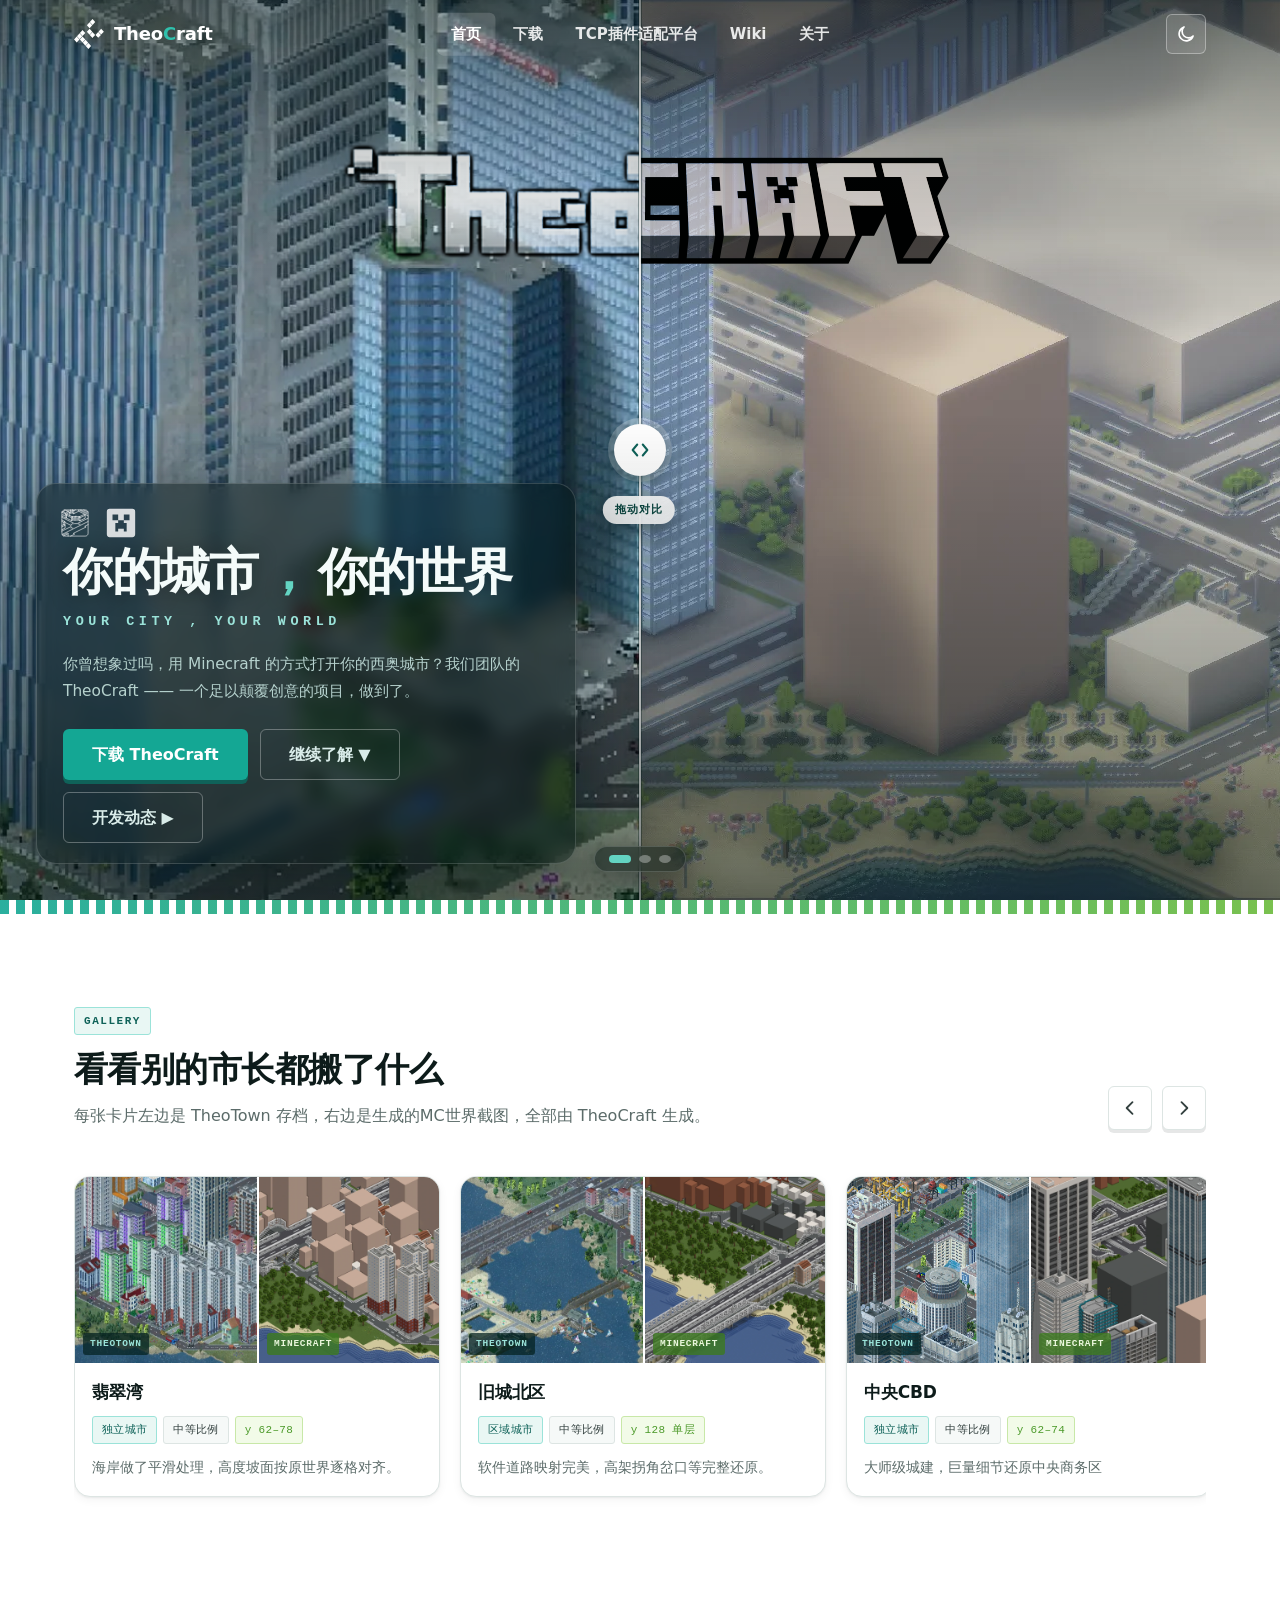
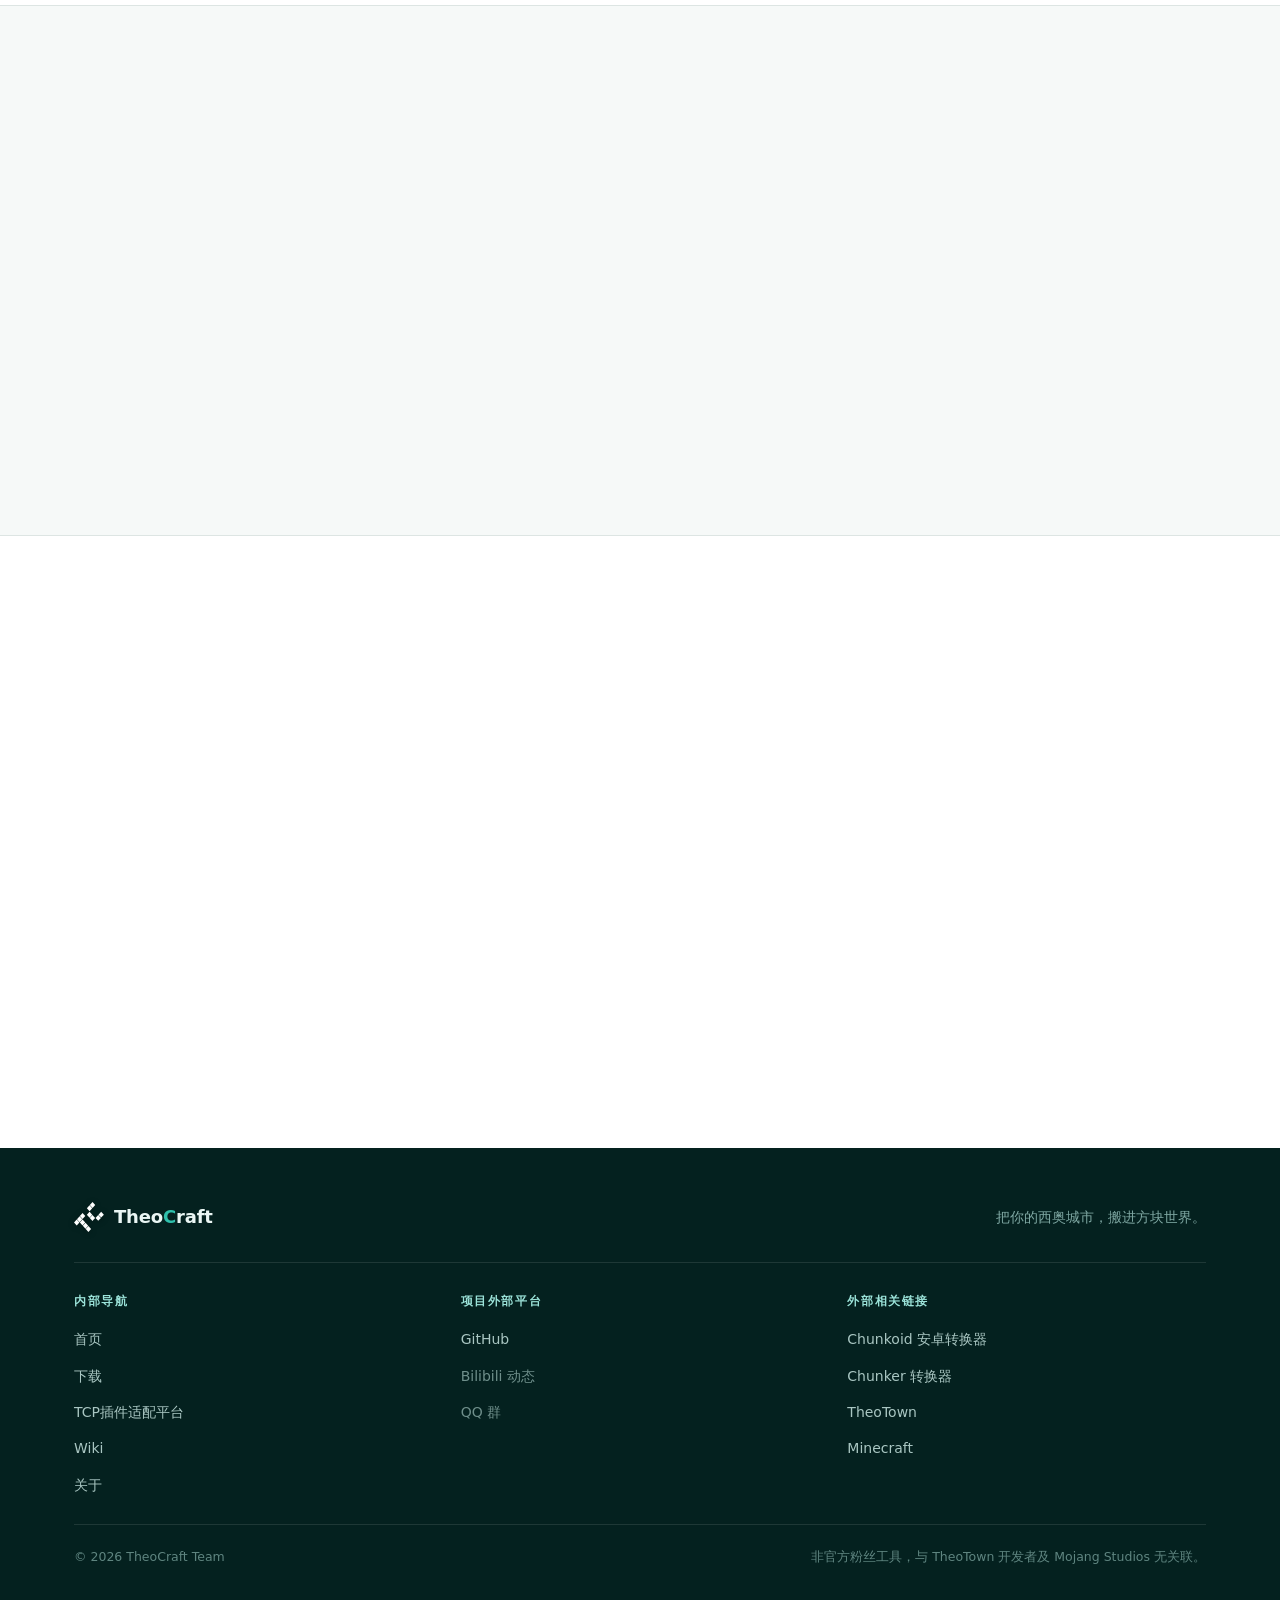
<file: index.html>
<!DOCTYPE html>
<html lang="zh-CN">

<head>
  <meta charset="UTF-8">
  <meta name="viewport" content="width=device-width, initial-scale=1">
  <meta name="color-scheme" content="light dark">
  <meta name="theme-color" content="#04211f">
  <title>TheoCraft</title>
  <meta name="description"
    content="TheoCraft————用Minecraft打开你的西奥城市！">

  <!-- 主题判定放在最前面：深色模式用户不会先看到一瞬白屏 -->
  <script>
    (function () {
      var root = document.documentElement;
      root.classList.add('js');            // 有 JS 才启用滚动入场动画，避免脚本失效时内容不显示
      var theme;
      try {
        theme = localStorage.getItem('theocraft-theme');
        if (theme !== 'light' && theme !== 'dark') {
          theme = window.matchMedia('(prefers-color-scheme: dark)').matches ? 'dark' : 'light';
        }
      } catch (e) {
        theme = 'light';
      }
      root.setAttribute('data-theme', theme);
    })();
  </script>

  <!-- 内联 SVG 图标，不额外请求文件 -->
  <link rel="icon"
    href="data:image/svg+xml,%3Csvg xmlns='http://www.w3.org/2000/svg' viewBox='0 0 32 32'%3E%3Cpath d='M18 3.1 29.2 8.7 18 14.3 6.8 8.7z' fill='%236cbb3c'/%3E%3Cpath d='M6.8 8.7 18 14.3v13.6L6.8 22.3z' fill='%2314a794'/%3E%3Cpath d='M29.2 8.7 18 14.3v13.6l11.2-5.6z' fill='%230b4741'/%3E%3C/svg%3E">

  <link rel="stylesheet" href="style.css">
</head>

<body>
  <a class="skip-link" href="#main">跳到主要内容</a>

  <!-- ==========================================================
       1. 导航栏：覆盖在首屏大图之上，滚动过首屏后变为实底
          链接居中置顶，左侧 logo 固定；所有页面共用同一套结构
       ========================================================== -->
  <header class="nav" id="siteNav">
    <div class="nav__inner">
      <!-- LOGO：图片取自 assets/icon/Sicon.svg（单色白，浅色底上由 CSS 反相） -->
      <a class="logo" href="index.html" aria-label="TheoCraft 首页">
        <img class="logo__mark" src="assets/icon/Sicon.svg" alt="" width="30" height="30">
        <span class="logo__text">Theo<em>C</em>raft</span>
      </a>

      <!-- 导航链接：桌面端绝对居中，窄屏由 JS 收进汉堡菜单 -->
      <nav class="nav__links" id="navLinks" aria-label="主导航">
        <a class="nav__link is-active" href="index.html" aria-current="page">首页</a>
        <a class="nav__link" href="download/index.html">下载</a>
        <a class="nav__link" href="plugins/index.html">TCP插件适配平台</a>
        <a class="nav__link" href="wiki/index.html">Wiki</a>
        <a class="nav__link" href="about/index.html">关于</a>
      </nav>

      <div class="nav__tools">
        <!-- 白天 / 黑夜模式切换 -->
        <button class="theme-toggle" id="themeToggle" type="button" aria-label="切换到深色模式" title="切换白天 / 黑夜模式">
          <span class="theme-toggle__icons" aria-hidden="true">
            <svg class="theme-toggle__icon theme-toggle__icon--sun" viewBox="0 0 24 24" width="20" height="20"
              fill="none" stroke="currentColor" stroke-width="2" stroke-linecap="round">
              <circle cx="12" cy="12" r="4.1"></circle>
              <path d="M12 2.6v2.3M12 19.1v2.3M2.6 12h2.3M19.1 12h2.3M5.4 5.4 7 7M17 17l1.6 1.6M18.6 5.4 17 7M7 17l-1.6 1.6">
              </path>
            </svg>
            <svg class="theme-toggle__icon theme-toggle__icon--moon" viewBox="0 0 24 24" width="20" height="20"
              fill="none" stroke="currentColor" stroke-width="2" stroke-linecap="round" stroke-linejoin="round">
              <path d="M20.5 14.4A8.6 8.6 0 1 1 9.6 3.5a6.7 6.7 0 0 0 10.9 10.9Z"></path>
            </svg>
          </span>
        </button>

        <button class="hamburger" id="navToggle" type="button" aria-label="打开菜单" aria-expanded="false"
          aria-controls="navLinks">
          <span class="hamburger__bar"></span>
          <span class="hamburger__bar"></span>
          <span class="hamburger__bar"></span>
        </button>
      </div>
    </div>
  </header>

  <main id="main">

    <!-- ==========================================================
         2. Hero 首屏：对比大图铺满整个屏幕
         ========================================================== -->
    <section class="hero" id="top">

      <!-- 舞台层：背景图 + 对比图 + 压暗层 + 角标，全部铺满首屏 -->
      <div class="hero__stage">

        <!-- 全屏背景图：多张与对比图交替播放（5 秒切换，拖动对比轴时暂停） -->
        <div class="hero__bg" id="heroBg" aria-hidden="true">
          <img src="assets/webp/background.webp" alt="" draggable="false">
          <img src="assets/webp/background1.webp" alt="" draggable="false">
        </div>

        <!-- 拖动对比：两张图尺寸完全一致，右侧靠 clip-path 按 --pos 裁剪露出 -->
        <div class="compare" id="compare" role="slider" tabindex="0"
          aria-label="TheoTown 原图与 Minecraft 效果对比：左右拖动查看" aria-valuemin="0" aria-valuemax="100"
          aria-valuenow="50">
          <img class="compare__layer compare__layer--before" src="assets/webp/before.webp" alt="TheoTown 中的像素城市俯视图"
            draggable="false" fetchpriority="high">
          <img class="compare__layer compare__layer--after" src="assets/webp/after.webp" alt="同一座城市转换到 Minecraft 后的方块俯视图"
            draggable="false" fetchpriority="high">

          <!-- 竖直隔板 + 圆形手柄 + 拖动提示 -->
          <div class="compare__divider" aria-hidden="true">
            <span class="compare__handle">
              <svg viewBox="0 0 24 24" width="22" height="22" fill="none" stroke="currentColor" stroke-width="2.2"
                stroke-linecap="round" stroke-linejoin="round">
                <path d="M9 6 4 12l5 6"></path>
                <path d="M15 6l5 6-5 6"></path>
              </svg>
            </span>
            <span class="compare__hint">拖动对比</span>
          </div>
        </div>

        <!-- 压暗层：保证导航栏与文案在任何截图上都能看清 -->
        <div class="hero__scrim" aria-hidden="true"></div>

      <!-- 文案层：鼠标移上来时，整张对比图高斯模糊以突出文字 -->
      <div class="hero__content">
        <div class="hero__panel" id="heroPanel">
          <!-- 双页轨道：主文案 ↔ 开发动态，向右翻页推开主文案 -->
          <div class="hero__pages" id="heroPages">

            <!-- 页 1：主文案 -->
            <div class="hero__page hero__page--main">
              <div class="hero__logos" aria-label="TheoTown 与 Minecraft">
                <svg class="hero__logo-icon" viewBox="0 0 48 48" aria-hidden="true">
                  <g fill="none" stroke="currentColor" stroke-linecap="round" stroke-linejoin="round"><path d="m6.574 41.226l6.744-3.347l.982 1.242V42.5m0-3.38l-6.256 3.107m34.454-15.963l-4.835 2.4l2 .993l-18.106 8.989l2 .992l-5.764 2.862m13.255-21.69l7.282-3.614v-4.15l-.826-1.48l-8.045 3.995l1.59 1.097l7.28-3.612"/><path d="M31.048 16.658v4.153l-1.59-.79v-4.46m-10.345 5.17l-7.282-3.614v-4.15l.827-1.48l8.045 3.994l-1.59 1.098l-7.281-3.612"/><path d="M19.113 16.579v4.152l1.59-.789v-4.46M5.502 29.363l4.511-2.238M5.5 33.515l4.513-2.24v-4.15l-.826-1.48l-3.685 1.83M20.745 5.561l1.59 1.098L24.667 5.5m-2.333 5.311l6.9-3.425V5.5m-6.9 1.159v4.152l-1.59-.789v-4.46M5.5 19.808l4.17 2.07l-1.589 1.098l-2.58-1.28"/><path d="m9.595 26.377l.076-.038v-4.461m-1.59 1.098v3.218M29.234 7.385l13.265 6.585M36.322 5.5l6.049 3.003m-1.43.973v2m-9.689-5.975v1.164m1.384-1.164v1.852M34.02 6.04v2m1.385-1.314v2m1.384-1.313v2M38.173 8.1v2m1.384-1.312v2m-14.255 4.656v-1.257m-4.611 5.761h8.768M19.65 14.93h11.08m-6.745 0v5.017m-3.281-3.006h8.754m-7.188 1.263v.448m3.48-.448v.448m1.919-.448v.448m-15.837-1.874l-.669.331l-5.661-2.81m5.662-2.629v5.44m5.339-8.09l-5.34 2.65m-5.61-2.785l5.61 2.786l-.308-1.776L6.96 7.962"/><path d="m5.594 8.641l5.068-2.516l5.841 2.9v4.37m-1.948-5.336l-3.7 1.836m-1.042 3.427v1.06m-1.495-1.8v1.058m-1.495-1.8v1.058m13.922-2.95h-4.242M17.835 5.5v4.447m2.91-3.005H12.36m6.95 1.254v.449M42.5 21.903L5.834 40.105M5.5 16.043l17.785 8.829h3.713L42.5 17.176m-37 18.278l12.99-6.448v-1.563l-8.82-4.378m18.908 2.506l1.014-.503m.668 1.339l1.014-.503M18.17 30.772l1.014-.503m.668 1.339l1.014-.503m-2.472-5.403l1.014.503m.669-1.339l1.014.503"/></g><path fill="none" stroke="currentColor" stroke-linecap="round" stroke-linejoin="round" d="M9.5 5.5h29c2.216 0 4 1.784 4 4v29c0 2.216-1.784 4-4 4h-29c-2.216 0-4-1.784-4-4v-29c0-2.216 1.784-4 4-4"/></svg>
                <svg class="hero__logo-icon" viewBox="0 0 24 24" aria-hidden="true"><path fill="currentColor" d="M4 2h16a2 2 0 0 1 2 2v16a2 2 0 0 1-2 2H4a2 2 0 0 1-2-2V4a2 2 0 0 1 2-2m2 4v4h4v2H8v6h2v-2h4v2h2v-6h-2v-2h4V6h-4v4h-4V6z"/></svg>
              </div>
              <h1 class="hero__title">你的城市<span class="hero__comma">，</span>你的世界</h1>
              <p class="hero__en">YOUR CITY , YOUR WORLD</p>
              <p class="hero__sub">
                你曾想象过吗，用 Minecraft 的方式打开你的西奥城市？我们团队的 TheoCraft —— 一个足以颠覆创意的项目，做到了。
              </p>
              <div class="hero__actions">
                <a class="btn btn--primary btn--lg" href="download/index.html">下载 TheoCraft</a>
                <a class="btn btn--ghost btn--lg" href="#gallery">继续了解 ▼</a>
                <button class="btn btn--ghost btn--lg" id="heroDevlogBtn" type="button" aria-label="查看开发动态">开发动态 ▶</button>
              </div>
            </div>

            <!-- 页 2：开发动态（内容由 assets/js/devlog.js 渲染） -->
            <div class="hero__page hero__page--devlog" id="heroDevlog" aria-label="开发动态"></div>

          </div>
        </div>
      </div>

      <!-- 轮播圆点指示器：毛玻璃容器，点击跳转到对应画面 -->
      <div class="hero__dots" id="heroDots" role="tablist" aria-label="首屏画面切换">
        <button class="hero__dot is-active" type="button" role="tab" aria-selected="true" data-view="0" aria-label="对比图"></button>
        <button class="hero__dot" type="button" role="tab" aria-selected="false" data-view="1" aria-label="背景图一"></button>
        <button class="hero__dot" type="button" role="tab" aria-selected="false" data-view="2" aria-label="背景图二"></button>
      </div>
    </section>

    <div class="pixel-band" aria-hidden="true"></div>

    <!-- ==========================================================
         3. 转化实例：横向滚动列表（卡片内含前 / 后对比）
         ========================================================== -->
    <section class="section" id="gallery">
      <div class="container">
        <div class="section__head section__head--row reveal">
          <div>
            <span class="section__eyebrow">GALLERY</span>
            <h2 class="section__title">看看别的市长都搬了什么</h2>
            <p class="section__desc">每张卡片左边是 TheoTown 存档，右边是生成的MC世界截图，全部由 TheoCraft 生成。</p>
          </div>
          <!-- 桌面端左右箭头：不依赖鼠标滚轮横滑 -->
          <div class="gallery__nav">
            <button class="arrow" id="galleryPrev" type="button" aria-label="上一个实例">
              <svg viewBox="0 0 24 24" width="20" height="20" fill="none" stroke="currentColor" stroke-width="2.2"
                stroke-linecap="round" stroke-linejoin="round">
                <path d="M15 5l-7 7 7 7"></path>
              </svg>
            </button>
            <button class="arrow" id="galleryNext" type="button" aria-label="下一个实例">
              <svg viewBox="0 0 24 24" width="20" height="20" fill="none" stroke="currentColor" stroke-width="2.2"
                stroke-linecap="round" stroke-linejoin="round">
                <path d="M9 5l7 7-7 7"></path>
              </svg>
            </button>
          </div>
        </div>

        <!-- 卡片由 script.js 里的 CONVERSIONS 数组渲染 -->
        <div class="gallery__viewport" id="galleryTrack">
          <div class="gallery__list" id="galleryList"></div>
        </div>
      </div>
    </section>

    <!-- ==========================================================
         4. 怎么用：四步流程（下载信息见下载页）
         ========================================================== -->
    <section class="section section--alt" id="download">
      <div class="container">
        <div class="section__head reveal">
          <span class="section__eyebrow">HOW IT WORKS</span>
          <h2 class="section__title">四步，把你的城市搬进方块世界</h2>
          <p class="section__desc">
            整个转换过程都在 TheoCraft 桌面端完成。
          </p>
        </div>

        <ol class="steps">
          <li class="step reveal">
            <span class="step__num">01</span>
            <h3 class="step__title">导出 Theotown 的存档</h3>
            <p class="step__text">在 TheoTown 中打开你的城市，导出 .city 存档文件。</p>
          </li>
          <li class="step reveal">
            <span class="step__num">02</span>
            <h3 class="step__title">拖进 TheoCraft</h3>
            <p class="step__text">把存档拖入 TheoCraft，它会自动解析你的城市布局。</p>
          </li>
          <li class="step reveal">
            <span class="step__num">03</span>
            <h3 class="step__title">导出 Minecraft 存档</h3>
            <p class="step__text">选择转换模式，一键导出 Minecraft 可用的存档文件。</p>
          </li>
          <li class="step reveal">
            <span class="step__num">04</span>
            <h3 class="step__title">导入 Minecraft</h3>
            <p class="step__text">把存档放进 Minecraft 存档目录，进入游戏，你的3D城市就在眼前。</p>
          </li>
        </ol>
      </div>
    </section>

    <!-- ==========================================================
         5. 用户评价：10 秒自动轮播 + 手动刷新
         ========================================================== -->
    <section class="section" id="reviews">
      <div class="container">
        <div class="section__head reveal">
          <span class="section__eyebrow">COMMUNITY</span>
          <h2 class="section__title">用过的人怎么说</h2>
          <p class="section__desc">摘自各处对 TheoCraft 的评价，总结为【好评如潮】！</p>
        </div>

        <div class="review">
          <!-- 外面这层只负责滚动入场：淡入淡出交给里面的 review__card -->
          <div class="reveal">
            <!-- aria-live：内容自动变化时对读屏软件友好 -->
            <article class="review__card" id="reviewCard" aria-live="polite">
              <div class="review__top">
                <span class="avatar avatar--lg" id="reviewAvatar">?</span>
                <div class="review__who">
                  <p class="review__name" id="reviewName">—</p>
                  <p class="review__role" id="reviewRole">—</p>
                </div>
                <div class="stars" id="reviewStars"></div>
              </div>
              <p class="review__text" id="reviewText">—</p>
              <div class="review__bar"><span id="reviewBar"></span></div>
            </article>
          </div>

          <div class="review__controls reveal">
            <span class="review__timer" id="reviewTimerText">10s 后自动更换</span>
            <button class="btn btn--outline btn--sm" id="reviewRefreshBtn" type="button">
              <svg viewBox="0 0 24 24" width="16" height="16" fill="none" stroke="currentColor" stroke-width="2.2"
                stroke-linecap="round" stroke-linejoin="round">
                <path d="M21 12a9 9 0 1 1-2.6-6.4"></path>
                <path d="M21 3v6h-6"></path>
              </svg>
              换一条
            </button>
          </div>
        </div>
      </div>
    </section>

  </main>

  <!-- ==========================================================
       页脚（三列）
       ========================================================== -->
  <footer class="footer">
    <div class="container">
      <div class="footer__top">
        <a class="logo logo--footer" href="index.html" aria-label="TheoCraft 首页">
          <img class="logo__mark" src="assets/icon/Sicon.svg" alt="" width="30" height="30">
          <span class="logo__text">Theo<em>C</em>raft</span>
        </a>
        <p class="footer__tagline">把你的西奥城市，搬进方块世界。</p>
      </div>

      <div class="footer__cols">
        <div class="footer__col">
          <h3 class="footer__col-title">内部导航</h3>
          <ul class="footer__list">
            <li><a href="index.html">首页</a></li>
            <li><a href="download/index.html">下载</a></li>
            <li><a href="plugins/index.html">TCP插件适配平台</a></li>
            <li><a href="wiki/index.html">Wiki</a></li>
            <li><a href="about/index.html">关于</a></li>
          </ul>
        </div>

        <div class="footer__col">
          <h3 class="footer__col-title">项目外部平台</h3>
          <ul class="footer__list">
            <li><a href="https://github.com/dozeneststudio/theocraft" target="_blank" rel="noopener">GitHub</a></li>
            <!-- 链接待补充 -->
            <li><a href="#" data-todo title="待补充">Bilibili 动态</a></li>
            <!-- 链接待补充 -->
            <li><a href="#" data-todo title="待补充">QQ 群</a></li>
          </ul>
        </div>

        <div class="footer__col">
          <h3 class="footer__col-title">外部相关链接</h3>
          <ul class="footer__list">
            <li><a href="https://www.chunkoid.top" target="_blank" rel="noopener">Chunkoid 安卓转换器</a></li>
            <li><a href="https://www.chunker.app" target="_blank" rel="noopener">Chunker 转换器</a></li>
            <li><a href="https://www.theotown.com/" target="_blank" rel="noopener">TheoTown</a></li>
            <li><a href="https://www.minecraft.net/" target="_blank" rel="noopener">Minecraft</a></li>
          </ul>
        </div>
      </div>

      <div class="footer__bottom">
        <p class="footer__copy">© <span id="footerYear">2026</span> TheoCraft Team</p>
        <p class="footer__legal">非官方粉丝工具，与 TheoTown 开发者及 Mojang Studios 无关联。</p>
      </div>
    </div>
  </footer>

  <script src="assets/js/devlog.js" defer></script>
  <script src="assets/js/base.js" defer></script>
  <script src="script.js" defer></script>
</body>

</html>
</file>
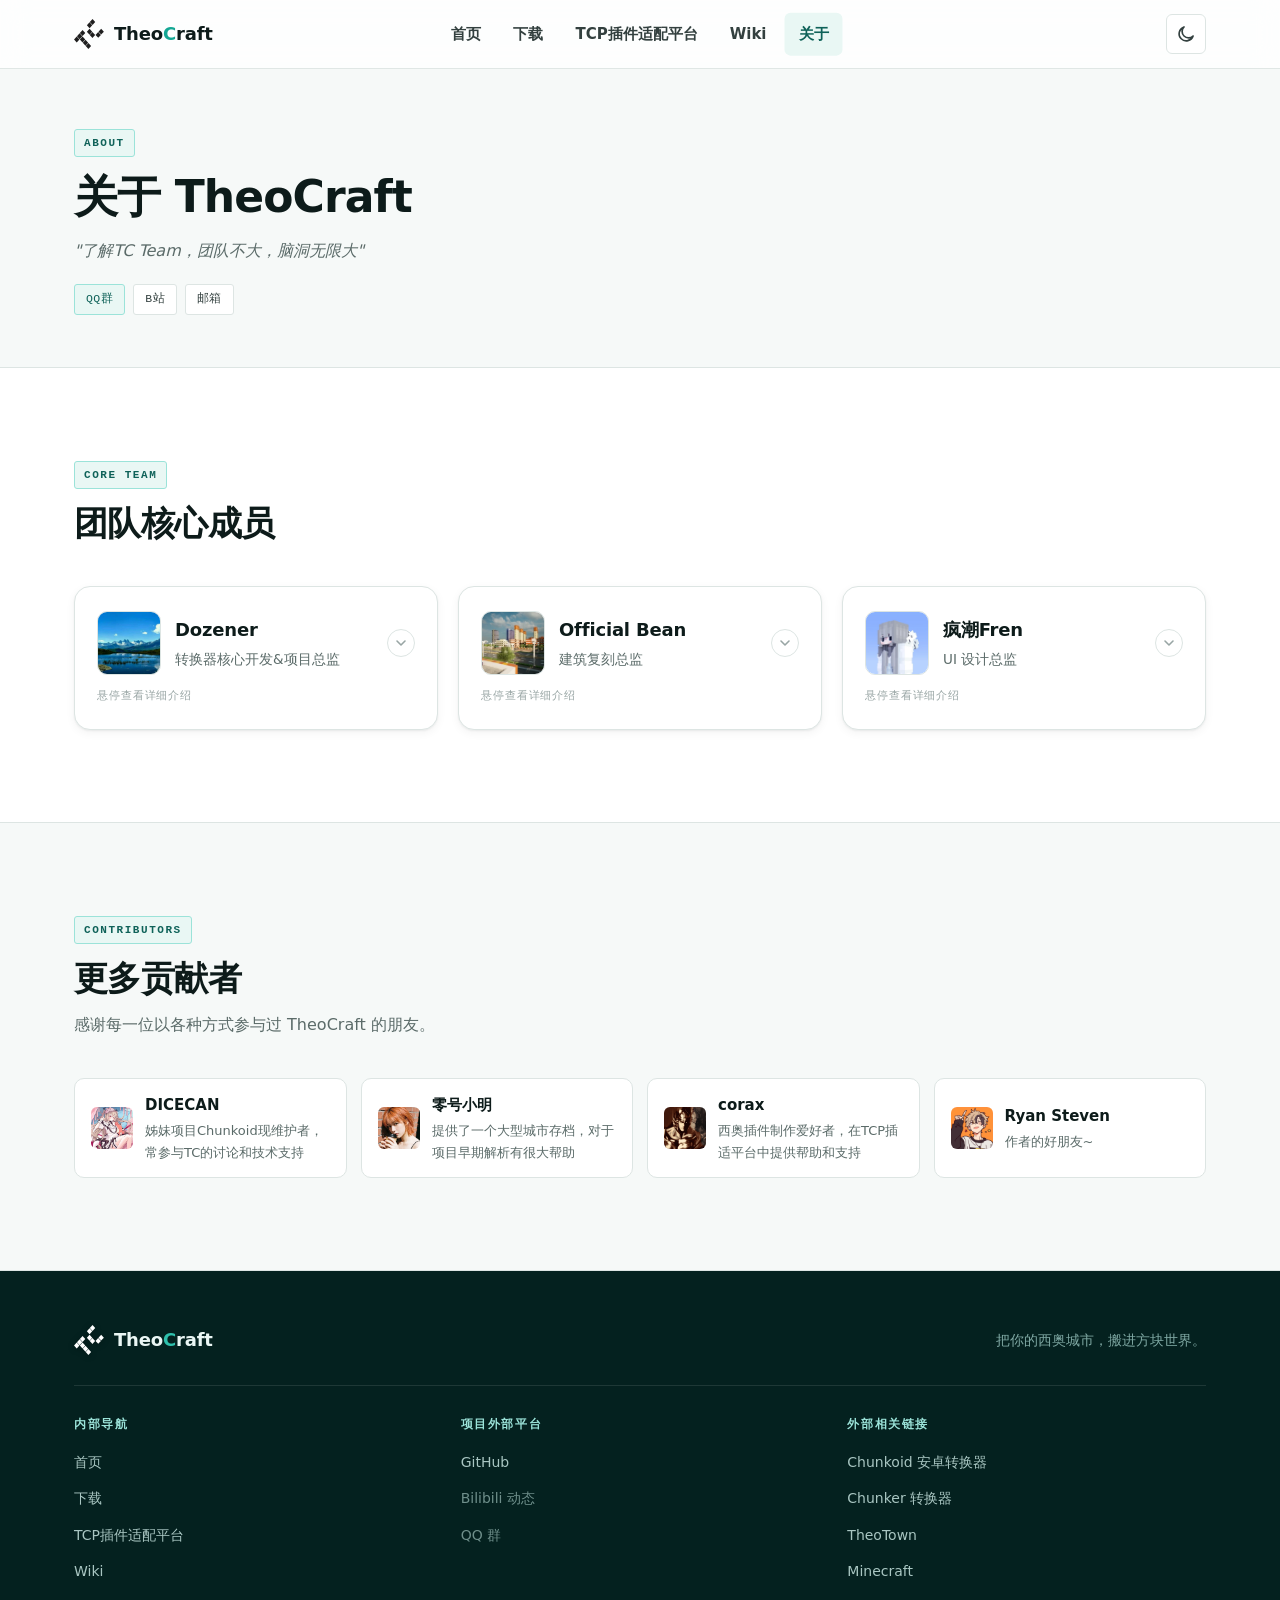
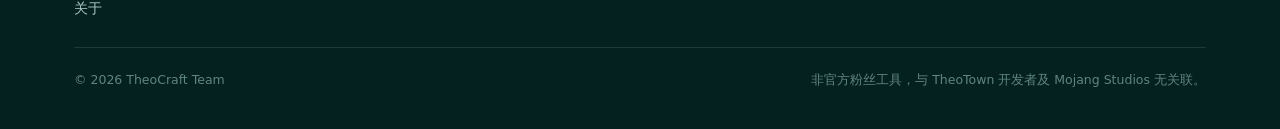
<file: about/index.html>
<!DOCTYPE html>
<html lang="zh-CN">

<head>
  <meta charset="UTF-8">
  <meta name="viewport" content="width=device-width, initial-scale=1">
  <meta name="color-scheme" content="light dark">
  <meta name="theme-color" content="#04211f">
  <title>关于 - TheoCraft</title>
  <meta name="description" content="关于 TheoCraft：一个由玩家组成的非官方小团队，用业余时间维护这个把 TheoTown 城市搬进 Minecraft 的转换工具。">

  <script>
    (function () {
      var root = document.documentElement;
      root.classList.add('js');
      var theme;
      try {
        theme = localStorage.getItem('theocraft-theme');
        if (theme !== 'light' && theme !== 'dark') {
          theme = window.matchMedia('(prefers-color-scheme: dark)').matches ? 'dark' : 'light';
        }
      } catch (e) { theme = 'light'; }
      root.setAttribute('data-theme', theme);
    })();
  </script>

  <link rel="icon"
    href="data:image/svg+xml,%3Csvg xmlns='http://www.w3.org/2000/svg' viewBox='0 0 32 32'%3E%3Cpath d='M18 3.1 29.2 8.7 18 14.3 6.8 8.7z' fill='%236cbb3c'/%3E%3Cpath d='M6.8 8.7 18 14.3v13.6L6.8 22.3z' fill='%2314a794'/%3E%3Cpath d='M29.2 8.7 18 14.3v13.6l11.2-5.6z' fill='%230b4741'/%3E%3C/svg%3E">

  <link rel="stylesheet" href="style.css">
</head>

<body>
  <a class="skip-link" href="#main">跳到主要内容</a>

  <!-- 导航栏（所有页面一致） -->
  <header class="nav" id="siteNav">
    <div class="nav__inner">
      <a class="logo" href="../index.html" aria-label="TheoCraft 首页">
        <img class="logo__mark" src="../assets/icon/Sicon.svg" alt="" width="30" height="30">
        <span class="logo__text">Theo<em>C</em>raft</span>
      </a>

      <nav class="nav__links" id="navLinks" aria-label="主导航">
        <a class="nav__link" href="../index.html">首页</a>
        <a class="nav__link" href="../download/index.html">下载</a>
        <a class="nav__link" href="../plugins/index.html">TCP插件适配平台</a>
        <a class="nav__link" href="../wiki/index.html">Wiki</a>
        <a class="nav__link is-active" href="index.html" aria-current="page">关于</a>
      </nav>

      <div class="nav__tools">
        <button class="theme-toggle" id="themeToggle" type="button" aria-label="切换到深色模式" title="切换白天 / 黑夜模式">
          <span class="theme-toggle__icons" aria-hidden="true">
            <svg class="theme-toggle__icon theme-toggle__icon--sun" viewBox="0 0 24 24" width="20" height="20"
              fill="none" stroke="currentColor" stroke-width="2" stroke-linecap="round">
              <circle cx="12" cy="12" r="4.1"></circle>
              <path d="M12 2.6v2.3M12 19.1v2.3M2.6 12h2.3M19.1 12h2.3M5.4 5.4 7 7M17 17l1.6 1.6M18.6 5.4 17 7M7 17l-1.6 1.6">
              </path>
            </svg>
            <svg class="theme-toggle__icon theme-toggle__icon--moon" viewBox="0 0 24 24" width="20" height="20"
              fill="none" stroke="currentColor" stroke-width="2" stroke-linecap="round" stroke-linejoin="round">
              <path d="M20.5 14.4A8.6 8.6 0 1 1 9.6 3.5a6.7 6.7 0 0 0 10.9 10.9Z"></path>
            </svg>
          </span>
        </button>
        <button class="hamburger" id="navToggle" type="button" aria-label="打开菜单" aria-expanded="false"
          aria-controls="navLinks">
          <span class="hamburger__bar"></span>
          <span class="hamburger__bar"></span>
          <span class="hamburger__bar"></span>
        </button>
      </div>
    </div>
  </header>

  <main id="main">

    <!-- 页头 -->
    <section class="page-hero">
      <div class="container">
        <span class="section__eyebrow page-hero__eyebrow">ABOUT</span>
        <h1 class="page-hero__title">关于 TheoCraft</h1>
        <p class="page-hero__desc">
          <em>"了解TC Team，团队不大，脑洞无限大"</em>
        </p>
        <div class="page-hero__badges">
          <span class="badge badge--accent">QQ群</span>
          <span class="badge">B站</span>
          <span class="badge">邮箱</span>
        </div>
      </div>
    </section>

    <!-- 核心成员：悬停展开卡片 -->
    <section class="section">
      <div class="container">
        <div class="section__head reveal">
          <span class="section__eyebrow">CORE TEAM</span>
          <h2 class="section__title">团队核心成员</h2>
        </div>

        <!-- 卡片由 script.js 里的 TEAM 数组渲染 -->
        <div class="members" id="memberList"></div>
      </div>
    </section>

    <!-- 更多贡献者 -->
    <section class="section section--alt">
      <div class="container">
        <div class="section__head reveal">
          <span class="section__eyebrow">CONTRIBUTORS</span>
          <h2 class="section__title">更多贡献者</h2>
          <p class="section__desc">感谢每一位以各种方式参与过 TheoCraft 的朋友。</p>
        </div>

        <!-- 列表由 script.js 里的 CONTRIBUTORS 数组渲染，人数不限 -->
        <ul class="contribs" id="contribList"></ul>
      </div>
    </section>

  <!-- 页脚（三列） -->
  <footer class="footer">
    <div class="container">
      <div class="footer__top">
        <a class="logo logo--footer" href="../index.html" aria-label="TheoCraft 首页">
          <img class="logo__mark" src="../assets/icon/Sicon.svg" alt="" width="30" height="30">
          <span class="logo__text">Theo<em>C</em>raft</span>
        </a>
        <p class="footer__tagline">把你的西奥城市，搬进方块世界。</p>
      </div>

      <div class="footer__cols">
        <div class="footer__col">
          <h3 class="footer__col-title">内部导航</h3>
          <ul class="footer__list">
            <li><a href="../index.html">首页</a></li>
            <li><a href="../download/index.html">下载</a></li>
            <li><a href="../plugins/index.html">TCP插件适配平台</a></li>
            <li><a href="../wiki/index.html">Wiki</a></li>
            <li><a href="index.html">关于</a></li>
          </ul>
        </div>

        <div class="footer__col">
          <h3 class="footer__col-title">项目外部平台</h3>
          <ul class="footer__list">
            <li><a href="https://github.com/dozeneststudio/theocraft" target="_blank" rel="noopener">GitHub</a></li>
            <!-- 链接待补充 -->
            <li><a href="#" data-todo title="待补充">Bilibili 动态</a></li>
            <!-- 链接待补充 -->
            <li><a href="#" data-todo title="待补充">QQ 群</a></li>
          </ul>
        </div>

        <div class="footer__col">
          <h3 class="footer__col-title">外部相关链接</h3>
          <ul class="footer__list">
            <li><a href="https://www.chunkoid.top" target="_blank" rel="noopener">Chunkoid 安卓转换器</a></li>
            <li><a href="https://www.chunker.app" target="_blank" rel="noopener">Chunker 转换器</a></li>
            <li><a href="https://www.theotown.com/" target="_blank" rel="noopener">TheoTown</a></li>
            <li><a href="https://www.minecraft.net/" target="_blank" rel="noopener">Minecraft</a></li>
          </ul>
        </div>
      </div>

      <div class="footer__bottom">
        <p class="footer__copy">© <span id="footerYear">2026</span> TheoCraft Team</p>
        <p class="footer__legal">非官方粉丝工具，与 TheoTown 开发者及 Mojang Studios 无关联。</p>
      </div>
    </div>
  </footer>

  <script src="../assets/js/base.js" defer></script>
  <script src="script.js" defer></script>
</body>

</html>
</file>
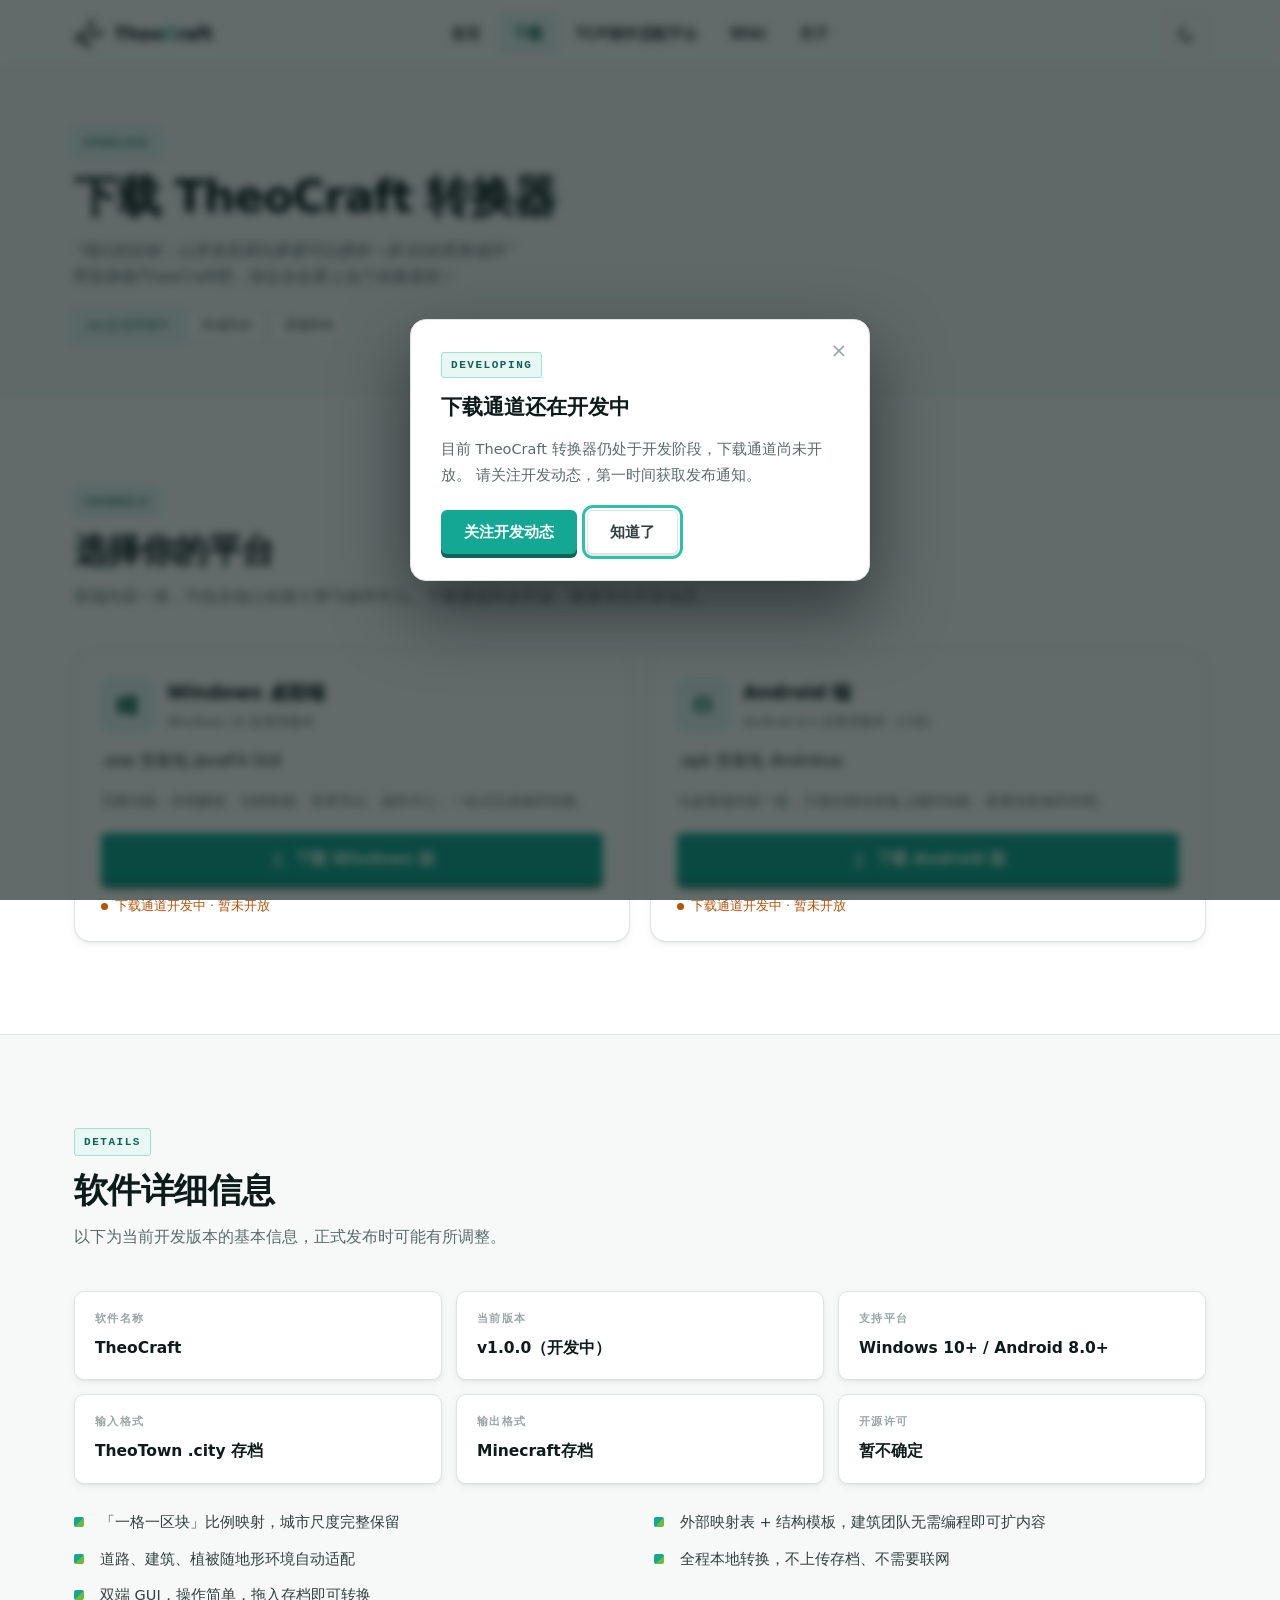
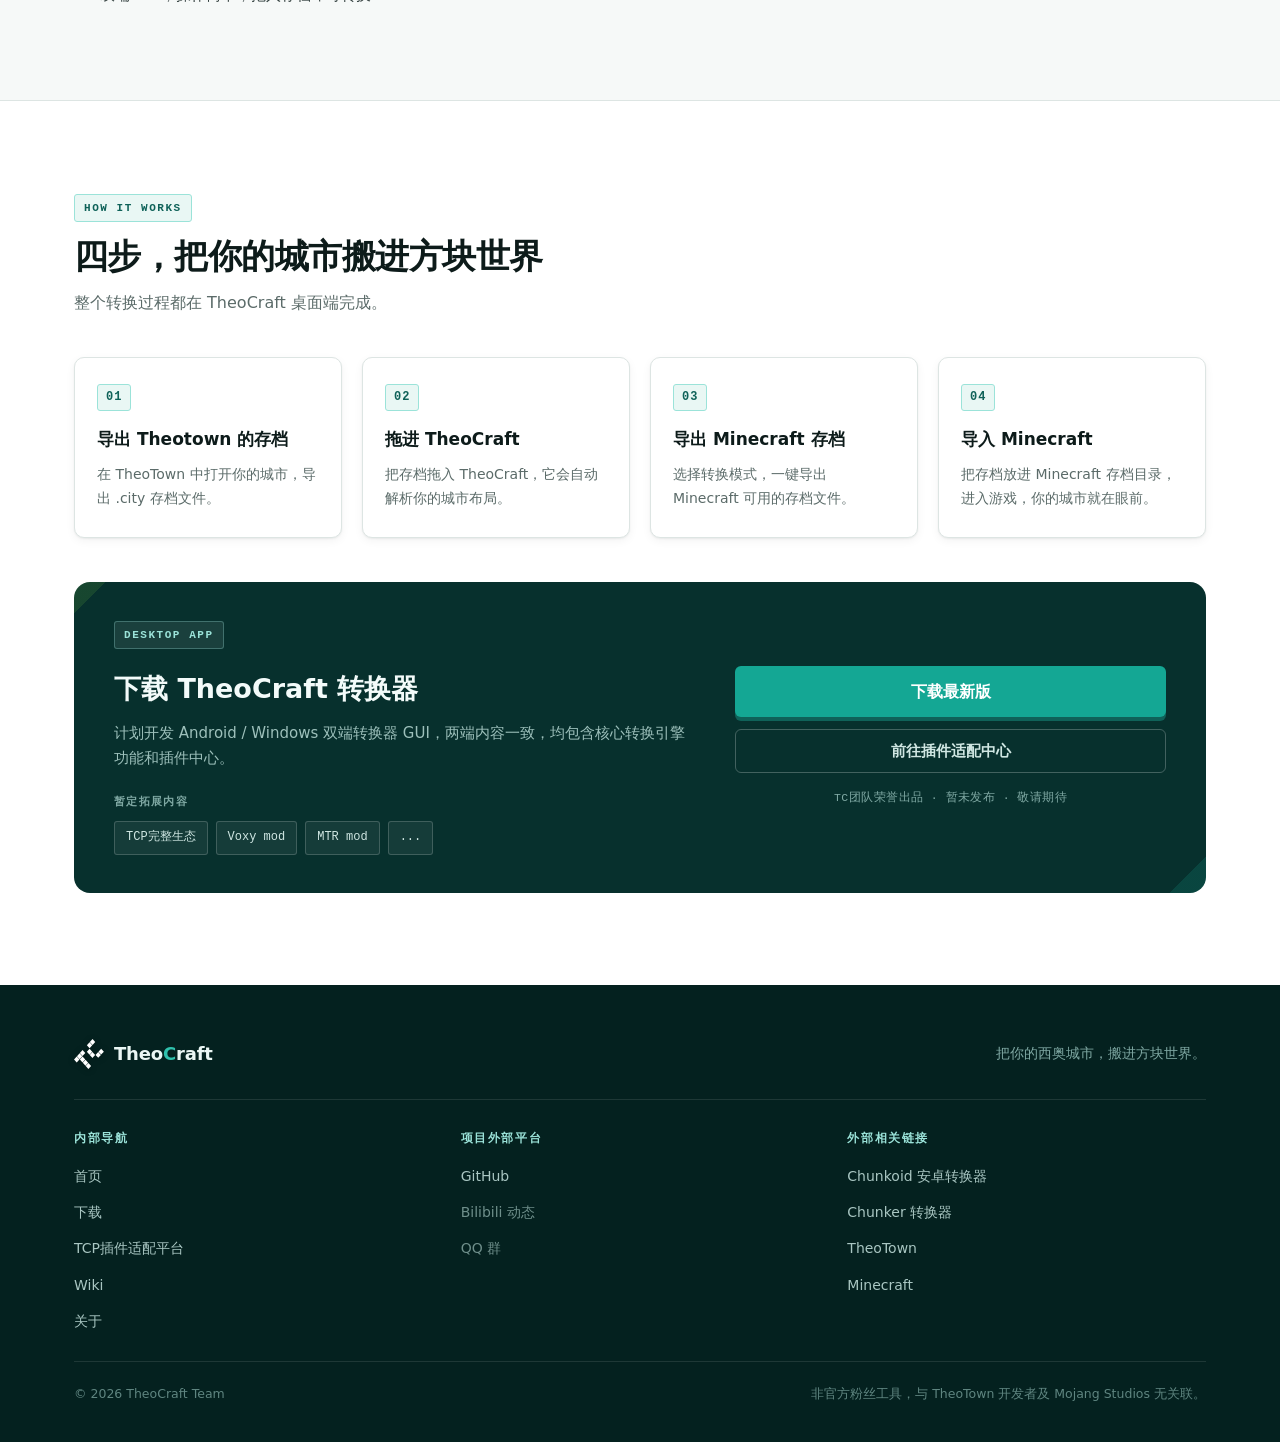
<file: download/index.html>
<!DOCTYPE html>
<html lang="zh-CN">

<head>
  <meta charset="UTF-8">
  <meta name="viewport" content="width=device-width, initial-scale=1">
  <meta name="color-scheme" content="light dark">
  <meta name="theme-color" content="#04211f">
  <title>下载 - TheoCraft</title>
  <meta name="description" content="下载 TheoCraft 转换器（Windows / Android）。把 TheoTown 的城市存档转换成 Minecraft 存档，全程本地转换。">

  <script>
    (function () {
      var root = document.documentElement;
      root.classList.add('js');
      var theme;
      try {
        theme = localStorage.getItem('theocraft-theme');
        if (theme !== 'light' && theme !== 'dark') {
          theme = window.matchMedia('(prefers-color-scheme: dark)').matches ? 'dark' : 'light';
        }
      } catch (e) { theme = 'light'; }
      root.setAttribute('data-theme', theme);
    })();
  </script>

  <link rel="icon"
    href="data:image/svg+xml,%3Csvg xmlns='http://www.w3.org/2000/svg' viewBox='0 0 32 32'%3E%3Cpath d='M18 3.1 29.2 8.7 18 14.3 6.8 8.7z' fill='%236cbb3c'/%3E%3Cpath d='M6.8 8.7 18 14.3v13.6L6.8 22.3z' fill='%2314a794'/%3E%3Cpath d='M29.2 8.7 18 14.3v13.6l11.2-5.6z' fill='%230b4741'/%3E%3C/svg%3E">

  <link rel="stylesheet" href="style.css">
</head>

<body>
  <a class="skip-link" href="#main">跳到主要内容</a>

  <!-- 导航栏（所有页面一致） -->
  <header class="nav" id="siteNav">
    <div class="nav__inner">
      <a class="logo" href="../index.html" aria-label="TheoCraft 首页">
        <img class="logo__mark" src="../assets/icon/Sicon.svg" alt="" width="30" height="30">
        <span class="logo__text">Theo<em>C</em>raft</span>
      </a>

      <nav class="nav__links" id="navLinks" aria-label="主导航">
        <a class="nav__link" href="../index.html">首页</a>
        <a class="nav__link is-active" href="index.html" aria-current="page">下载</a>
        <a class="nav__link" href="../plugins/index.html">TCP插件适配平台</a>
        <a class="nav__link" href="../wiki/index.html">Wiki</a>
        <a class="nav__link" href="../about/index.html">关于</a>
      </nav>

      <div class="nav__tools">
        <button class="theme-toggle" id="themeToggle" type="button" aria-label="切换到深色模式" title="切换白天 / 黑夜模式">
          <span class="theme-toggle__icons" aria-hidden="true">
            <svg class="theme-toggle__icon theme-toggle__icon--sun" viewBox="0 0 24 24" width="20" height="20"
              fill="none" stroke="currentColor" stroke-width="2" stroke-linecap="round">
              <circle cx="12" cy="12" r="4.1"></circle>
              <path d="M12 2.6v2.3M12 19.1v2.3M2.6 12h2.3M19.1 12h2.3M5.4 5.4 7 7M17 17l1.6 1.6M18.6 5.4 17 7M7 17l-1.6 1.6">
              </path>
            </svg>
            <svg class="theme-toggle__icon theme-toggle__icon--moon" viewBox="0 0 24 24" width="20" height="20"
              fill="none" stroke="currentColor" stroke-width="2" stroke-linecap="round" stroke-linejoin="round">
              <path d="M20.5 14.4A8.6 8.6 0 1 1 9.6 3.5a6.7 6.7 0 0 0 10.9 10.9Z"></path>
            </svg>
          </span>
        </button>
        <button class="hamburger" id="navToggle" type="button" aria-label="打开菜单" aria-expanded="false"
          aria-controls="navLinks">
          <span class="hamburger__bar"></span>
          <span class="hamburger__bar"></span>
          <span class="hamburger__bar"></span>
        </button>
      </div>
    </div>
  </header>

  <main id="main">

    <!-- 页头 -->
    <section class="page-hero">
      <div class="container">
        <span class="section__eyebrow page-hero__eyebrow">DOWNLOAD</span>
        <h1 class="page-hero__title">下载 TheoCraft 转换器</h1>
        <p class="page-hero__desc">
          <em>“我们的目标：让所有双厨玩家都可以拥有一座3D的西奥城市”</em>
          <br>
          即刻体验TheoCraft吧，保证你会爱上这个转换器的！
        </p>
        <div class="page-hero__badges">
          <span class="badge badge--accent">GUI正在开发中</span>
          <span class="badge">双端同步</span>
          <span class="badge">震撼美味</span>
        </div>
      </div>
    </section>

    <!-- 下载通道 -->
    <section class="section">
      <div class="container">
        <div class="section__head reveal">
          <span class="section__eyebrow">CHANNELS</span>
          <h2 class="section__title">选择你的平台</h2>
          <p class="section__desc">双端内容一致，均包含核心转换引擎与插件中心。下载通道尚未开放，敬请关注开发动态。</p>
        </div>

        <div class="dl-channels">
          <!-- Windows 通道 -->
          <article class="dl-card reveal">
            <div class="dl-card__head">
              <span class="dl-card__icon" aria-hidden="true">
                <svg viewBox="0 0 24 24" width="26" height="26" fill="currentColor">
                  <path d="M3 5.5 10.2 4.5v7H3zM11.4 4.3 21 3v8.4h-9.6zM3 12.6h7.2v7L3 18.6zM11.4 12.6H21V21l-9.6-1.3z"/>
                </svg>
              </span>
              <div>
                <h3 class="dl-card__name">Windows 桌面端</h3>
                <p class="dl-card__sub">Windows 10 及更高版本</p>
              </div>
            </div>
            <ul class="dl-card__meta">
              <li class="meta-chip">.exe 安装包</li>
              <li class="meta-chip meta-chip--block">JavaFX GUI</li>
            </ul>
            <p class="dl-card__desc">完整功能：存档解析、结构映射、世界导出、插件中心，一站式完成城市转换。</p>
            <div class="dl-card__foot">
              <a class="btn btn--primary btn--lg btn--block js-dl-btn" href="#" data-dl="windows">
                <svg viewBox="0 0 24 24" width="18" height="18" fill="none" stroke="currentColor" stroke-width="2.2"
                  stroke-linecap="round" stroke-linejoin="round">
                  <path d="M12 3v12"></path>
                  <path d="m7 10 5 5 5-5"></path>
                  <path d="M5 21h14"></path>
                </svg>
                下载 Windows 版
              </a>
              <p class="dl-card__note js-dl-note">下载通道开发中 · 暂未开放</p>
            </div>
          </article>

          <!-- Android 通道 -->
          <article class="dl-card reveal">
            <div class="dl-card__head">
              <span class="dl-card__icon" aria-hidden="true">
                <svg viewBox="0 0 24 24" width="26" height="26" fill="none" stroke="currentColor" stroke-width="2"
                  stroke-linecap="round" stroke-linejoin="round">
                  <path d="M5 11a7 7 0 0 1 14 0z"></path>
                  <path d="M5 11v5a2 2 0 0 0 2 2h10a2 2 0 0 0 2-2v-5"></path>
                  <path d="M8 11 6 8M16 11l2-3"></path>
                  <path d="M9 15h.01M15 15h.01"></path>
                </svg>
              </span>
              <div>
                <h3 class="dl-card__name">Android 端</h3>
                <p class="dl-card__sub">Android 8.0 及更高版本（计划）</p>
              </div>
            </div>
            <ul class="dl-card__meta">
              <li class="meta-chip">.apk 安装包</li>
              <li class="meta-chip meta-chip--block">Androlua</li>
            </ul>
            <p class="dl-card__desc">与桌面端内容一致，方便在移动设备上随时转换、查看你的城市存档。</p>
            <div class="dl-card__foot">
              <a class="btn btn--primary btn--lg btn--block js-dl-btn" href="#" data-dl="android">
                <svg viewBox="0 0 24 24" width="18" height="18" fill="none" stroke="currentColor" stroke-width="2.2"
                  stroke-linecap="round" stroke-linejoin="round">
                  <path d="M12 3v12"></path>
                  <path d="m7 10 5 5 5-5"></path>
                  <path d="M5 21h14"></path>
                </svg>
                下载 Android 版
              </a>
              <p class="dl-card__note js-dl-note">下载通道开发中 · 暂未开放</p>
            </div>
          </article>
        </div>
      </div>
    </section>

    <!-- 软件详细信息 -->
    <section class="section section--alt" id="details">
      <div class="container">
        <div class="section__head reveal">
          <span class="section__eyebrow">DETAILS</span>
          <h2 class="section__title">软件详细信息</h2>
          <p class="section__desc">以下为当前开发版本的基本信息，正式发布时可能有所调整。</p>
        </div>

        <div class="info-grid reveal">
          <div class="info-item">
            <p class="info-item__label">软件名称</p>
            <p class="info-item__value">TheoCraft</p>
          </div>
          <div class="info-item">
            <p class="info-item__label">当前版本</p>
            <p class="info-item__value">v1.0.0（开发中）</p>
          </div>
          <div class="info-item">
            <p class="info-item__label">支持平台</p>
            <p class="info-item__value">Windows 10+ / Android 8.0+</p>
          </div>
          <div class="info-item">
            <p class="info-item__label">输入格式</p>
            <p class="info-item__value">TheoTown .city 存档</p>
          </div>
          <div class="info-item">
            <p class="info-item__label">输出格式</p>
            <p class="info-item__value">Minecraft存档</p>
          </div>
          <div class="info-item">
            <p class="info-item__label">开源许可</p>
            <p class="info-item__value">暂不确定</p>
          </div>
        </div>

        <ul class="feat-list reveal">
          <li>「一格一区块」比例映射，城市尺度完整保留</li>
          <li>外部映射表 + 结构模板，建筑团队无需编程即可扩内容</li>
          <li>道路、建筑、植被随地形环境自动适配</li>
          <li>全程本地转换，不上传存档、不需要联网</li>
          <li>双端 GUI，操作简单，拖入存档即可转换</li>
        </ul>
      </div>
    </section>

    <!-- 使用步骤（与首页一致） -->
    <section class="section">
      <div class="container">
        <div class="section__head reveal">
          <span class="section__eyebrow">HOW IT WORKS</span>
          <h2 class="section__title">四步，把你的城市搬进方块世界</h2>
          <p class="section__desc">整个转换过程都在 TheoCraft 桌面端完成。</p>
        </div>

        <ol class="steps">
          <li class="step reveal">
            <span class="step__num">01</span>
            <h3 class="step__title">导出 Theotown 的存档</h3>
            <p class="step__text">在 TheoTown 中打开你的城市，导出 .city 存档文件。</p>
          </li>
          <li class="step reveal">
            <span class="step__num">02</span>
            <h3 class="step__title">拖进 TheoCraft</h3>
            <p class="step__text">把存档拖入 TheoCraft，它会自动解析你的城市布局。</p>
          </li>
          <li class="step reveal">
            <span class="step__num">03</span>
            <h3 class="step__title">导出 Minecraft 存档</h3>
            <p class="step__text">选择转换模式，一键导出 Minecraft 可用的存档文件。</p>
          </li>
          <li class="step reveal">
            <span class="step__num">04</span>
            <h3 class="step__title">导入 Minecraft</h3>
            <p class="step__text">把存档放进 Minecraft 存档目录，进入游戏，你的城市就在眼前。</p>
          </li>
        </ol>

        <div class="cta reveal">
          <div class="cta__text">
            <span class="section__eyebrow">DESKTOP APP</span>
            <h3 class="cta__title">下载 TheoCraft 转换器</h3>
            <p class="cta__desc">计划开发 Android / Windows 双端转换器 GUI，两端内容一致，均包含核心转换引擎功能和插件中心。</p>
            <p class="cta__label">暂定拓展内容</p>
            <ul class="chip-list">
              <li class="chip">TCP完整生态</li>
              <li class="chip">Voxy mod</li>
              <li class="chip">MTR mod</li>
              <li class="chip">...</li>
            </ul>
          </div>
          <div class="cta__actions">
            <a class="btn btn--primary btn--lg btn--block js-dl-btn" href="#" data-dl="any">下载最新版</a>
            <a class="btn btn--outline btn--block" href="../plugins/index.html">前往插件适配中心</a>
            <p class="cta__meta">TC团队荣誉出品 · 暂未发布 · 敬请期待</p>
          </div>
        </div>
      </div>
    </section>

  </main>

  <!-- 开发中弹窗 -->
  <div class="modal" id="dlModal" role="dialog" aria-modal="true" aria-labelledby="dlModalTitle" hidden>
    <div class="modal__backdrop" data-close></div>
    <div class="modal__box">
      <button class="modal__close-x" type="button" data-close aria-label="关闭">×</button>
      <span class="modal__eyebrow">DEVELOPING</span>
      <h2 class="modal__title" id="dlModalTitle">下载通道还在开发中</h2>
      <p class="modal__text">
        目前 TheoCraft 转换器仍处于开发阶段，下载通道尚未开放。
        请关注开发动态，第一时间获取发布通知。
      </p>
      <div class="modal__actions">
        <a class="btn btn--primary" href="https://github.com/dozeneststudio/theocraft" target="_blank"
          rel="noopener">关注开发动态</a>
        <button class="btn btn--outline" id="dlModalClose" type="button" data-close>知道了</button>
      </div>
    </div>
  </div>

  <!-- 页脚（三列） -->
  <footer class="footer">
    <div class="container">
      <div class="footer__top">
        <a class="logo logo--footer" href="../index.html" aria-label="TheoCraft 首页">
          <img class="logo__mark" src="../assets/icon/Sicon.svg" alt="" width="30" height="30">
          <span class="logo__text">Theo<em>C</em>raft</span>
        </a>
        <p class="footer__tagline">把你的西奥城市，搬进方块世界。</p>
      </div>

      <div class="footer__cols">
        <div class="footer__col">
          <h3 class="footer__col-title">内部导航</h3>
          <ul class="footer__list">
            <li><a href="../index.html">首页</a></li>
            <li><a href="index.html">下载</a></li>
            <li><a href="../plugins/index.html">TCP插件适配平台</a></li>
            <li><a href="../wiki/index.html">Wiki</a></li>
            <li><a href="../about/index.html">关于</a></li>
          </ul>
        </div>

        <div class="footer__col">
          <h3 class="footer__col-title">项目外部平台</h3>
          <ul class="footer__list">
            <li><a href="https://github.com/dozeneststudio/theocraft" target="_blank" rel="noopener">GitHub</a></li>
            <!-- 链接待补充 -->
            <li><a href="#" data-todo title="待补充">Bilibili 动态</a></li>
            <!-- 链接待补充 -->
            <li><a href="#" data-todo title="待补充">QQ 群</a></li>
          </ul>
        </div>

        <div class="footer__col">
          <h3 class="footer__col-title">外部相关链接</h3>
          <ul class="footer__list">
            <li><a href="https://www.chunkoid.top" target="_blank" rel="noopener">Chunkoid 安卓转换器</a></li>
            <li><a href="https://www.chunker.app" target="_blank" rel="noopener">Chunker 转换器</a></li>
            <li><a href="https://www.theotown.com/" target="_blank" rel="noopener">TheoTown</a></li>
            <li><a href="https://www.minecraft.net/" target="_blank" rel="noopener">Minecraft</a></li>
          </ul>
        </div>
      </div>

      <div class="footer__bottom">
        <p class="footer__copy">© <span id="footerYear">2026</span> TheoCraft Team</p>
        <p class="footer__legal">非官方粉丝工具，与 TheoTown 开发者及 Mojang Studios 无关联。</p>
      </div>
    </div>
  </footer>

  <script src="../assets/js/base.js" defer></script>
  <script src="script.js" defer></script>
</body>

</html>
</file>
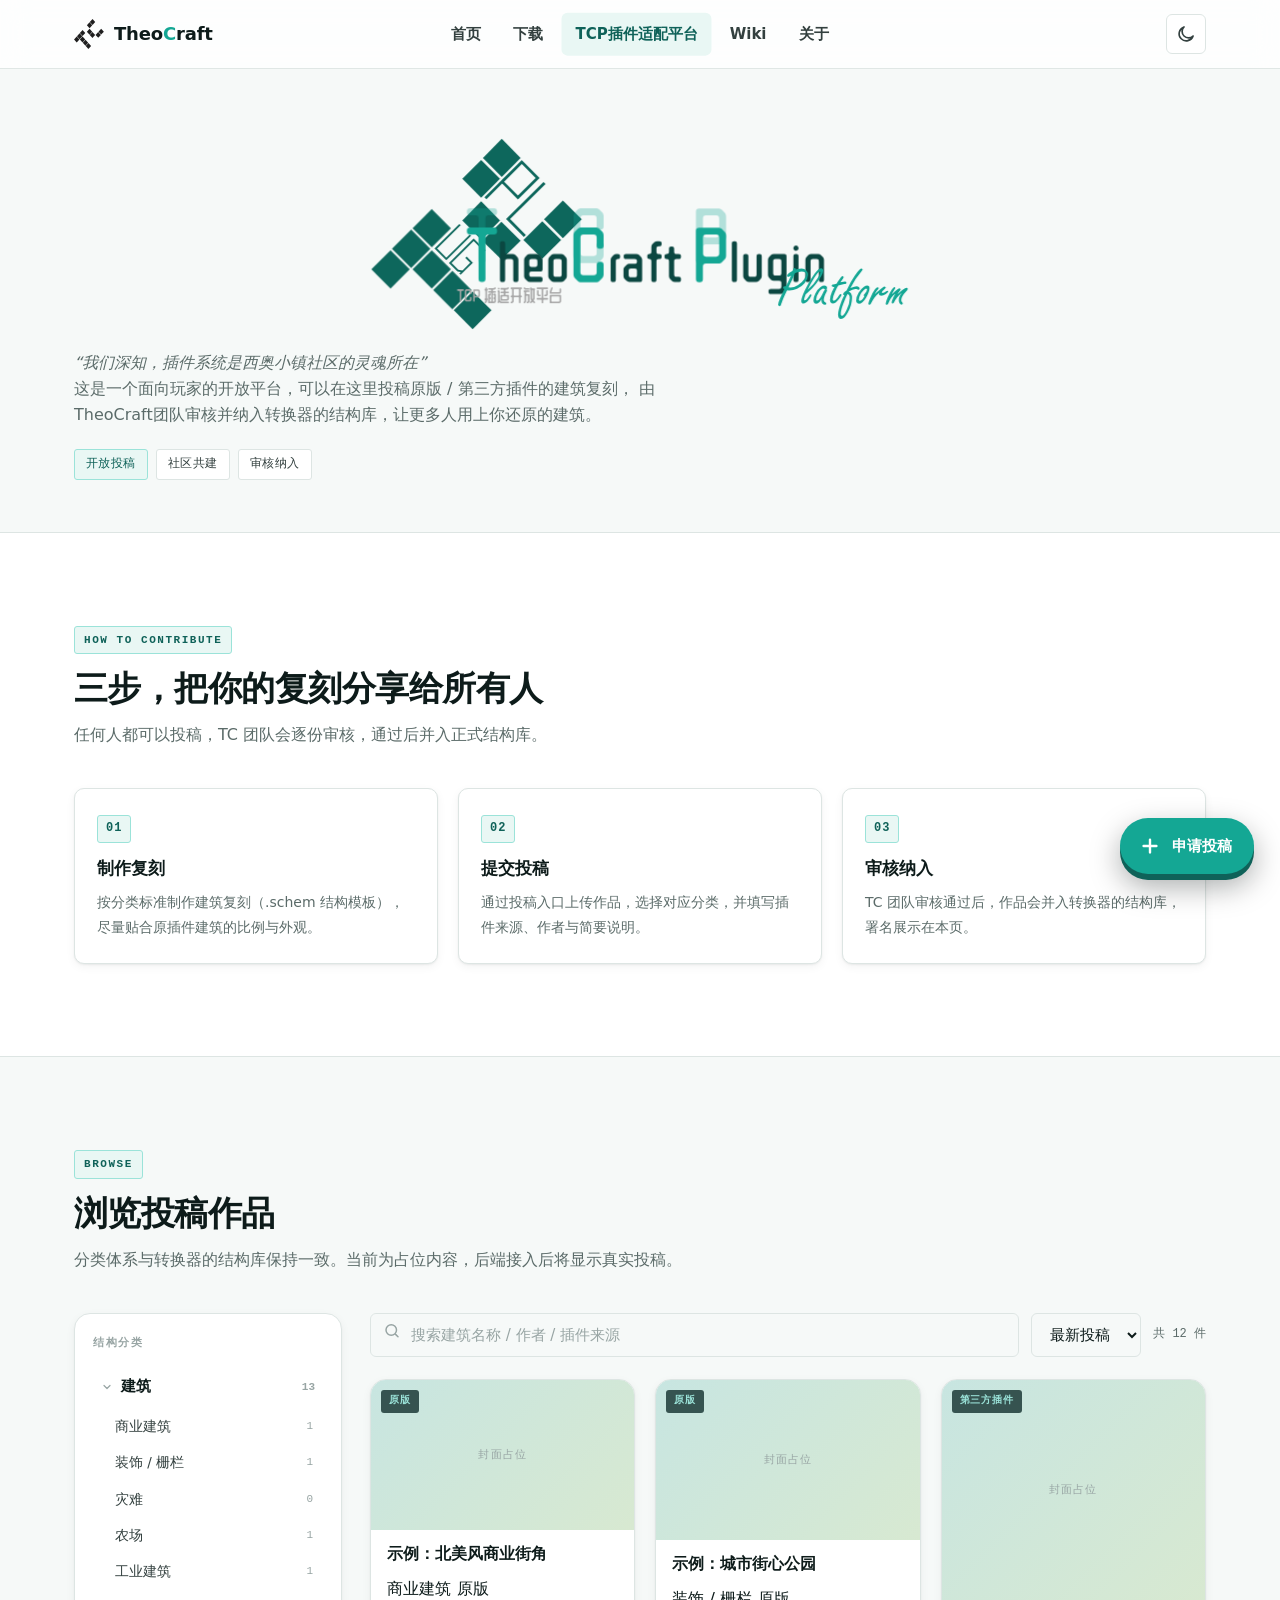
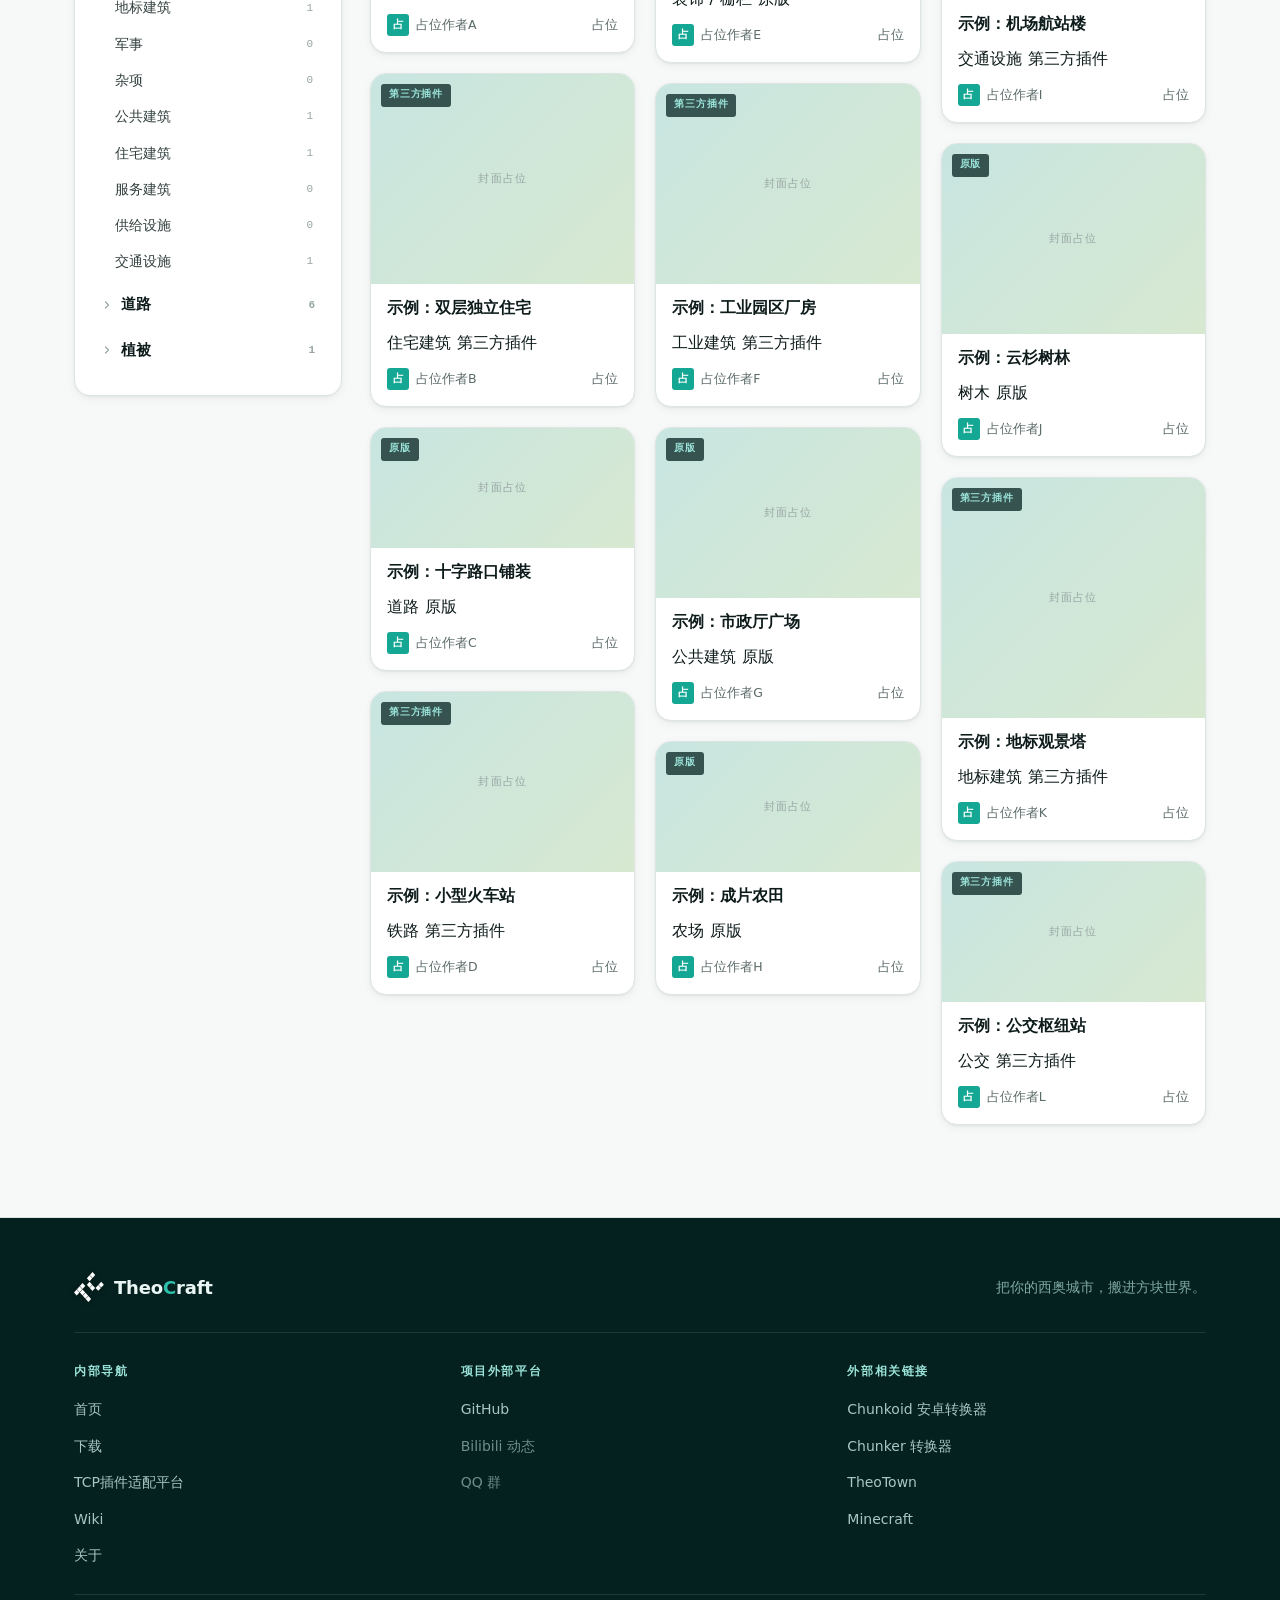
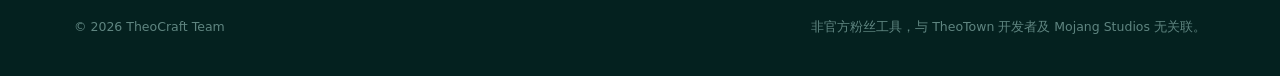
<file: plugins/index.html>
<!DOCTYPE html>
<html lang="zh-CN">

<head>
  <meta charset="UTF-8">
  <meta name="viewport" content="width=device-width, initial-scale=1">
  <meta name="color-scheme" content="light dark">
  <meta name="theme-color" content="#04211f">
  <title>TCP插件适配平台 - TheoCraft</title>
  <meta name="description" content="TCP插件适配平台，玩家的开放社区，投稿原版 / 第三方插件建筑复刻，由 TC 团队审核并纳入 TheoCraft。">

  <script>
    (function () {
      var root = document.documentElement;
      root.classList.add('js');
      var theme;
      try {
        theme = localStorage.getItem('theocraft-theme');
        if (theme !== 'light' && theme !== 'dark') {
          theme = window.matchMedia('(prefers-color-scheme: dark)').matches ? 'dark' : 'light';
        }
      } catch (e) { theme = 'light'; }
      root.setAttribute('data-theme', theme);
    })();
  </script>

  <link rel="icon"
    href="data:image/svg+xml,%3Csvg xmlns='http://www.w3.org/2000/svg' viewBox='0 0 32 32'%3E%3Cpath d='M18 3.1 29.2 8.7 18 14.3 6.8 8.7z' fill='%236cbb3c'/%3E%3Cpath d='M6.8 8.7 18 14.3v13.6L6.8 22.3z' fill='%2314a794'/%3E%3Cpath d='M29.2 8.7 18 14.3v13.6l11.2-5.6z' fill='%230b4741'/%3E%3C/svg%3E">

  <link rel="stylesheet" href="style.css">
</head>

<body>
  <a class="skip-link" href="#main">跳到主要内容</a>

  <!-- 导航栏（所有页面一致） -->
  <header class="nav" id="siteNav">
    <div class="nav__inner">
      <a class="logo" href="../index.html" aria-label="TheoCraft 首页">
        <img class="logo__mark" src="../assets/icon/Sicon.svg" alt="" width="30" height="30">
        <span class="logo__text">Theo<em>C</em>raft</span>
      </a>

      <nav class="nav__links" id="navLinks" aria-label="主导航">
        <a class="nav__link" href="../index.html">首页</a>
        <a class="nav__link" href="../download/index.html">下载</a>
        <a class="nav__link is-active" href="index.html" aria-current="page">TCP插件适配平台</a>
        <a class="nav__link" href="../wiki/index.html">Wiki</a>
        <a class="nav__link" href="../about/index.html">关于</a>
      </nav>

      <div class="nav__tools">
        <button class="theme-toggle" id="themeToggle" type="button" aria-label="切换到深色模式" title="切换白天 / 黑夜模式">
          <span class="theme-toggle__icons" aria-hidden="true">
            <svg class="theme-toggle__icon theme-toggle__icon--sun" viewBox="0 0 24 24" width="20" height="20"
              fill="none" stroke="currentColor" stroke-width="2" stroke-linecap="round">
              <circle cx="12" cy="12" r="4.1"></circle>
              <path d="M12 2.6v2.3M12 19.1v2.3M2.6 12h2.3M19.1 12h2.3M5.4 5.4 7 7M17 17l1.6 1.6M18.6 5.4 17 7M7 17l-1.6 1.6">
              </path>
            </svg>
            <svg class="theme-toggle__icon theme-toggle__icon--moon" viewBox="0 0 24 24" width="20" height="20"
              fill="none" stroke="currentColor" stroke-width="2" stroke-linecap="round" stroke-linejoin="round">
              <path d="M20.5 14.4A8.6 8.6 0 1 1 9.6 3.5a6.7 6.7 0 0 0 10.9 10.9Z"></path>
            </svg>
          </span>
        </button>
        <button class="hamburger" id="navToggle" type="button" aria-label="打开菜单" aria-expanded="false"
          aria-controls="navLinks">
          <span class="hamburger__bar"></span>
          <span class="hamburger__bar"></span>
          <span class="hamburger__bar"></span>
        </button>
      </div>
    </div>
  </header>

  <main id="main">

    <!-- 页头 -->
    <section class="page-hero">
      <div class="container">
        <h1 class="page-hero__title">
          <span class="logo-parallax" id="logoParallax">
            <img class="page-hero__logo" src="../assets/icon/TCP-clean.svg" alt="TCP 插件适配中心">
          </span>
        </h1>
        <p class="page-hero__desc">
          <em>“我们深知，插件系统是西奥小镇社区的灵魂所在”</em>
          <br>
          这是一个面向玩家的开放平台，可以在这里投稿原版 / 第三方插件的建筑复刻，
          由TheoCraft团队审核并纳入转换器的结构库，让更多人用上你还原的建筑。
        </p>
        <div class="page-hero__badges">
          <span class="badge badge--accent">开放投稿</span>
          <span class="badge">社区共建</span>
          <span class="badge">审核纳入</span>
        </div>
      </div>
    </section>

    <!-- 贡献流程 -->
    <section class="section">
      <div class="container">
        <div class="section__head reveal">
          <span class="section__eyebrow">HOW TO CONTRIBUTE</span>
          <h2 class="section__title">三步，把你的复刻分享给所有人</h2>
          <p class="section__desc">任何人都可以投稿，TC 团队会逐份审核，通过后并入正式结构库。</p>
        </div>

        <div class="flow">
          <article class="flow__step reveal">
            <span class="flow__num">01</span>
            <h3 class="flow__title">制作复刻</h3>
            <p class="flow__text">按分类标准制作建筑复刻（.schem 结构模板），尽量贴合原插件建筑的比例与外观。</p>
          </article>
          <article class="flow__step reveal">
            <span class="flow__num">02</span>
            <h3 class="flow__title">提交投稿</h3>
            <p class="flow__text">通过投稿入口上传作品，选择对应分类，并填写插件来源、作者与简要说明。</p>
          </article>
          <article class="flow__step reveal">
            <span class="flow__num">03</span>
            <h3 class="flow__title">审核纳入</h3>
            <p class="flow__text">TC 团队审核通过后，作品会并入转换器的结构库，署名展示在本页。</p>
          </article>
        </div>
      </div>
    </section>

    <!-- 作品浏览：左分类树 + 右瀑布流 -->
    <section class="section section--alt" id="browse">
      <div class="container">
        <div class="section__head reveal">
          <span class="section__eyebrow">BROWSE</span>
          <h2 class="section__title">浏览投稿作品</h2>
          <p class="section__desc">分类体系与转换器的结构库保持一致。当前为占位内容，后端接入后将显示真实投稿。</p>
        </div>

        <div class="plug-layout">
          <!-- 左侧分类树（占位，分类法与结构库一致） -->
          <aside class="plug-side" aria-label="分类">
            <p class="plug-side__title">结构分类</p>
            <div class="tree" id="plugTree"></div>
          </aside>

          <!-- 右侧：工具条 + 瀑布流 -->
          <div class="plug-main">
            <div class="plug-tools">
              <label class="plug-search">
                <span class="visually-hidden">搜索作品</span>
                <span class="plug-search__icon" aria-hidden="true">
                  <svg viewBox="0 0 24 24" width="18" height="18" fill="none" stroke="currentColor" stroke-width="2"
                    stroke-linecap="round" stroke-linejoin="round">
                    <circle cx="11" cy="11" r="7"></circle>
                    <path d="m20 20-3.2-3.2"></path>
                  </svg>
                </span>
                <input class="field" id="plugSearch" type="search" placeholder="搜索建筑名称 / 作者 / 插件来源">
              </label>

              <select class="plug-select" id="plugSort" aria-label="排序方式">
                <option value="new">最新投稿</option>
                <option value="hot">最多浏览</option>
                <option value="name">按名称</option>
              </select>

              <span class="plug-result" id="plugResult">共 0 件</span>
            </div>

            <div class="waterfall" id="plugList"></div>
          </div>
        </div>
      </div>
    </section>

  <!-- 右下角悬浮「投稿」加号 -->
  <button class="fab" id="plugFab" type="button" aria-label="前往申请投稿">
    <span class="fab__plus" aria-hidden="true">
      <svg viewBox="0 0 24 24" width="22" height="22" fill="none" stroke="currentColor" stroke-width="2.6"
        stroke-linecap="round">
        <path d="M12 5v14M5 12h14"></path>
      </svg>
    </span>
    <span class="fab__label">申请投稿</span>
  </button>

  <!-- 轻提示 -->
  <div class="toast" id="plugToast" role="status" aria-live="polite"></div>

  <!-- 页脚（三列） -->
  <footer class="footer">
    <div class="container">
      <div class="footer__top">
        <a class="logo logo--footer" href="../index.html" aria-label="TheoCraft 首页">
          <img class="logo__mark" src="../assets/icon/Sicon.svg" alt="" width="30" height="30">
          <span class="logo__text">Theo<em>C</em>raft</span>
        </a>
        <p class="footer__tagline">把你的西奥城市，搬进方块世界。</p>
      </div>

      <div class="footer__cols">
        <div class="footer__col">
          <h3 class="footer__col-title">内部导航</h3>
          <ul class="footer__list">
            <li><a href="../index.html">首页</a></li>
            <li><a href="../download/index.html">下载</a></li>
            <li><a href="index.html">TCP插件适配平台</a></li>
            <li><a href="../wiki/index.html">Wiki</a></li>
            <li><a href="../about/index.html">关于</a></li>
          </ul>
        </div>

        <div class="footer__col">
          <h3 class="footer__col-title">项目外部平台</h3>
          <ul class="footer__list">
            <li><a href="https://github.com/dozeneststudio/theocraft" target="_blank" rel="noopener">GitHub</a></li>
            <!-- 链接待补充 -->
            <li><a href="#" data-todo title="待补充">Bilibili 动态</a></li>
            <!-- 链接待补充 -->
            <li><a href="#" data-todo title="待补充">QQ 群</a></li>
          </ul>
        </div>

        <div class="footer__col">
          <h3 class="footer__col-title">外部相关链接</h3>
          <ul class="footer__list">
            <li><a href="https://www.chunkoid.top" target="_blank" rel="noopener">Chunkoid 安卓转换器</a></li>
            <li><a href="https://www.chunker.app" target="_blank" rel="noopener">Chunker 转换器</a></li>
            <li><a href="https://www.theotown.com/" target="_blank" rel="noopener">TheoTown</a></li>
            <li><a href="https://www.minecraft.net/" target="_blank" rel="noopener">Minecraft</a></li>
          </ul>
        </div>
      </div>
      
      <div class="footer__bottom">
        <p class="footer__copy">© <span id="footerYear">2026</span> TheoCraft Team</p>
        <p class="footer__legal">非官方粉丝工具，与 TheoTown 开发者及 Mojang Studios 无关联。</p>
      </div>
    </div>
  </footer>

  <script src="../assets/js/base.js" defer></script>
  <script src="script.js" defer></script>
</body>

</html>
</file>
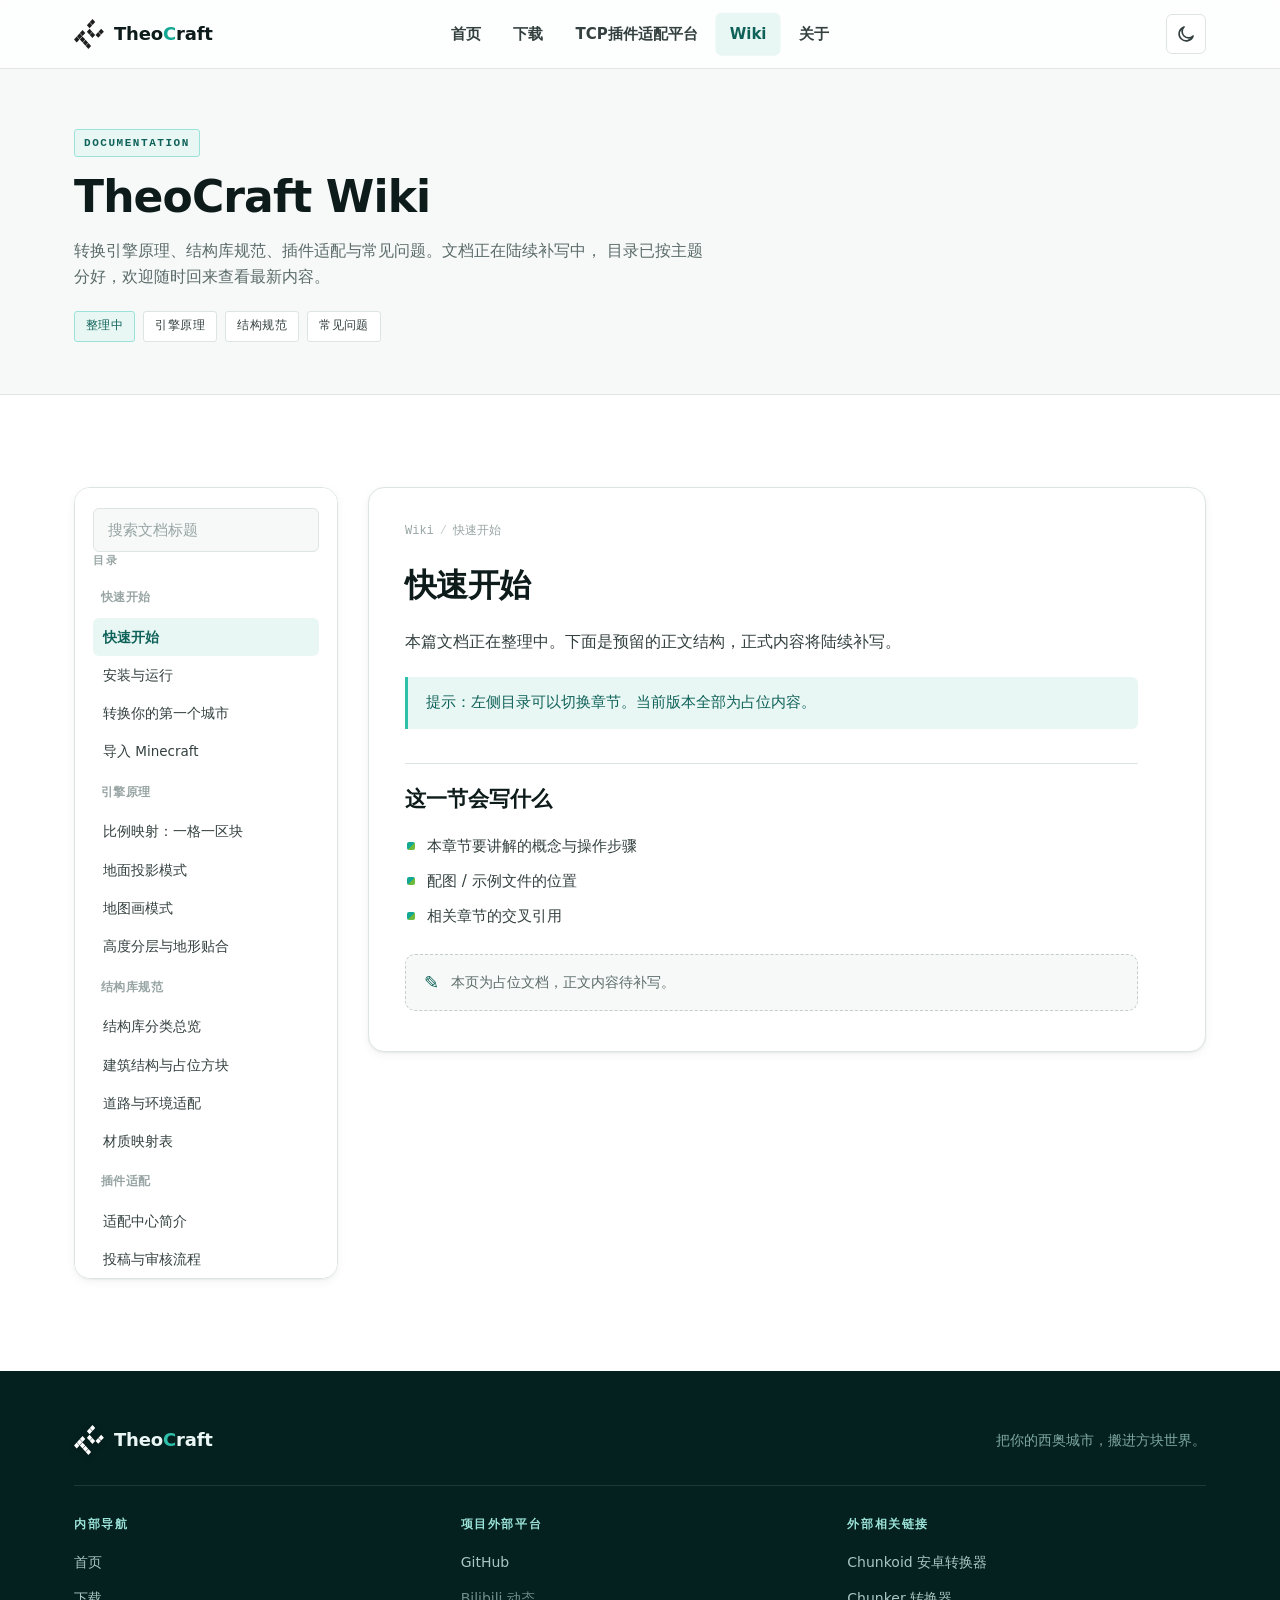
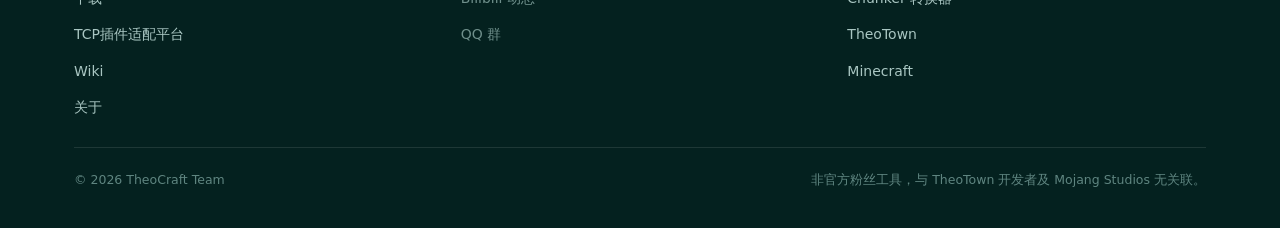
<file: wiki/index.html>
<!DOCTYPE html>
<html lang="zh-CN">

<head>
  <meta charset="UTF-8">
  <meta name="viewport" content="width=device-width, initial-scale=1">
  <meta name="color-scheme" content="light dark">
  <meta name="theme-color" content="#04211f">
  <title>Wiki - TheoCraft</title>
  <meta name="description" content="TheoCraft Wiki：转换引擎原理、结构库规范、插件适配与常见问题文档。">

  <script>
    (function () {
      var root = document.documentElement;
      root.classList.add('js');
      var theme;
      try {
        theme = localStorage.getItem('theocraft-theme');
        if (theme !== 'light' && theme !== 'dark') {
          theme = window.matchMedia('(prefers-color-scheme: dark)').matches ? 'dark' : 'light';
        }
      } catch (e) { theme = 'light'; }
      root.setAttribute('data-theme', theme);
    })();
  </script>

  <link rel="icon"
    href="data:image/svg+xml,%3Csvg xmlns='http://www.w3.org/2000/svg' viewBox='0 0 32 32'%3E%3Cpath d='M18 3.1 29.2 8.7 18 14.3 6.8 8.7z' fill='%236cbb3c'/%3E%3Cpath d='M6.8 8.7 18 14.3v13.6L6.8 22.3z' fill='%2314a794'/%3E%3Cpath d='M29.2 8.7 18 14.3v13.6l11.2-5.6z' fill='%230b4741'/%3E%3C/svg%3E">

  <link rel="stylesheet" href="style.css">
</head>

<body>
  <a class="skip-link" href="#main">跳到主要内容</a>

  <!-- 导航栏（所有页面一致） -->
  <header class="nav" id="siteNav">
    <div class="nav__inner">
      <a class="logo" href="../index.html" aria-label="TheoCraft 首页">
        <img class="logo__mark" src="../assets/icon/Sicon.svg" alt="" width="30" height="30">
        <span class="logo__text">Theo<em>C</em>raft</span>
      </a>

      <nav class="nav__links" id="navLinks" aria-label="主导航">
        <a class="nav__link" href="../index.html">首页</a>
        <a class="nav__link" href="../download/index.html">下载</a>
        <a class="nav__link" href="../plugins/index.html">TCP插件适配平台</a>
        <a class="nav__link is-active" href="index.html" aria-current="page">Wiki</a>
        <a class="nav__link" href="../about/index.html">关于</a>
      </nav>

      <div class="nav__tools">
        <button class="theme-toggle" id="themeToggle" type="button" aria-label="切换到深色模式" title="切换白天 / 黑夜模式">
          <span class="theme-toggle__icons" aria-hidden="true">
            <svg class="theme-toggle__icon theme-toggle__icon--sun" viewBox="0 0 24 24" width="20" height="20"
              fill="none" stroke="currentColor" stroke-width="2" stroke-linecap="round">
              <circle cx="12" cy="12" r="4.1"></circle>
              <path d="M12 2.6v2.3M12 19.1v2.3M2.6 12h2.3M19.1 12h2.3M5.4 5.4 7 7M17 17l1.6 1.6M18.6 5.4 17 7M7 17l-1.6 1.6">
              </path>
            </svg>
            <svg class="theme-toggle__icon theme-toggle__icon--moon" viewBox="0 0 24 24" width="20" height="20"
              fill="none" stroke="currentColor" stroke-width="2" stroke-linecap="round" stroke-linejoin="round">
              <path d="M20.5 14.4A8.6 8.6 0 1 1 9.6 3.5a6.7 6.7 0 0 0 10.9 10.9Z"></path>
            </svg>
          </span>
        </button>
        <button class="hamburger" id="navToggle" type="button" aria-label="打开菜单" aria-expanded="false"
          aria-controls="navLinks">
          <span class="hamburger__bar"></span>
          <span class="hamburger__bar"></span>
          <span class="hamburger__bar"></span>
        </button>
      </div>
    </div>
  </header>

  <main id="main">

    <!-- 页头 -->
    <section class="page-hero">
      <div class="container">
        <span class="section__eyebrow page-hero__eyebrow">DOCUMENTATION</span>
        <h1 class="page-hero__title">TheoCraft Wiki</h1>
        <p class="page-hero__desc">
          转换引擎原理、结构库规范、插件适配与常见问题。文档正在陆续补写中，
          目录已按主题分好，欢迎随时回来查看最新内容。
        </p>
        <div class="page-hero__badges">
          <span class="badge badge--accent">整理中</span>
          <span class="badge">引擎原理</span>
          <span class="badge">结构规范</span>
          <span class="badge">常见问题</span>
        </div>
      </div>
    </section>

    <!-- Wiki 主体 -->
    <section class="section">
      <div class="container">
        <div class="wiki-layout">
          <!-- 左侧目录树 -->
          <aside class="wiki-side" aria-label="Wiki 目录">
            <label class="wiki-side__search">
              <span class="visually-hidden">搜索文档</span>
              <input class="field" id="wikiSearch" type="search" placeholder="搜索文档标题">
            </label>
            <p class="wiki-side__title">目录</p>
            <nav class="wiki-toc" id="wikiToc" aria-label="文档目录"></nav>
          </aside>

          <!-- 右侧正文 -->
          <article class="wiki-content">
            <div class="wiki-crumbs">
              <span>Wiki</span><span aria-hidden="true">/</span><span id="wikiCrumb">快速开始</span>
            </div>

            <div class="prose" id="wikiBody">
              <h1 id="wikiTitle">快速开始</h1>
              <p>
                欢迎来到 TheoCraft Wiki。这里将系统地介绍转换器的使用方法与背后的原理。
                下列章节目前为占位结构，正文内容将逐篇补写。
              </p>

              <blockquote>
                提示：左侧目录可以切换章节。当前版本全部为占位内容，仅用于展示文档结构。
              </blockquote>

              <h2>这一节会写什么</h2>
              <ul>
                <li>本章节要讲解的概念与操作步骤</li>
                <li>配图 / 示例文件的位置</li>
                <li>相关章节的交叉引用</li>
              </ul>

              <p>
                转换器遵循「一格一区块」的比例映射：TheoTown 的 1 个格子对应 Minecraft 的
                1 个区块（16×16 方块），城市尺度因此得以完整保留。更多细节将在对应章节展开。
              </p>

              <div class="wiki-placeholder">
                本页为占位文档，正文内容待补写。
              </div>
            </div>
          </article>
        </div>
      </div>
    </section>

  </main>

  <!-- 页脚（三列） -->
  <footer class="footer">
    <div class="container">
      <div class="footer__top">
        <a class="logo logo--footer" href="../index.html" aria-label="TheoCraft 首页">
          <img class="logo__mark" src="../assets/icon/Sicon.svg" alt="" width="30" height="30">
          <span class="logo__text">Theo<em>C</em>raft</span>
        </a>
        <p class="footer__tagline">把你的西奥城市，搬进方块世界。</p>
      </div>

      <div class="footer__cols">
        <div class="footer__col">
          <h3 class="footer__col-title">内部导航</h3>
          <ul class="footer__list">
            <li><a href="../index.html">首页</a></li>
            <li><a href="../download/index.html">下载</a></li>
            <li><a href="../plugins/index.html">TCP插件适配平台</a></li>
            <li><a href="index.html">Wiki</a></li>
            <li><a href="../about/index.html">关于</a></li>
          </ul>
        </div>

        <div class="footer__col">
          <h3 class="footer__col-title">项目外部平台</h3>
          <ul class="footer__list">
            <li><a href="https://github.com/dozeneststudio/theocraft" target="_blank" rel="noopener">GitHub</a></li>
            <!-- 链接待补充 -->
            <li><a href="#" data-todo title="待补充">Bilibili 动态</a></li>
            <!-- 链接待补充 -->
            <li><a href="#" data-todo title="待补充">QQ 群</a></li>
          </ul>
        </div>

        <div class="footer__col">
          <h3 class="footer__col-title">外部相关链接</h3>
          <ul class="footer__list">
            <li><a href="https://www.chunkoid.top" target="_blank" rel="noopener">Chunkoid 安卓转换器</a></li>
            <li><a href="https://www.chunker.app" target="_blank" rel="noopener">Chunker 转换器</a></li>
            <li><a href="https://www.theotown.com/" target="_blank" rel="noopener">TheoTown</a></li>
            <li><a href="https://www.minecraft.net/" target="_blank" rel="noopener">Minecraft</a></li>
          </ul>
        </div>
      </div>

      <div class="footer__bottom">
        <p class="footer__copy">© <span id="footerYear">2026</span> TheoCraft Team</p>
        <p class="footer__legal">非官方粉丝工具，与 TheoTown 开发者及 Mojang Studios 无关联。</p>
      </div>
    </div>
  </footer>

  <script src="../assets/js/base.js" defer></script>
  <script src="script.js" defer></script>
</body>

</html>
</file>
<file: style.css>
/* ==========================================================================
   TheoCraft — 首页专属样式（style.css）
   --------------------------------------------------------------------------
   通用部分（设计令牌、导航、按钮、页脚、步骤、CTA、入场动画等）
   都在 assets/css/base.css 里，这里只写首页独有的模块：
     · Hero 首屏（全屏背景图 + 拖动对比大图 + 文案框，5 秒交替）
     · 转化实例横向滚动列表
     · 用户评价轮播
   ========================================================================== */
@import url("assets/css/base.css");

/* --------------------------------------------------------------------------
   1. Hero 首屏：对比大图铺满整个屏幕
   -------------------------------------------------------------------------- */
.hero {
  position: relative;
  height: 100vh;
  height: 100svh;          /* 移动端浏览器地址栏收起时不跳动 */
  min-height: 520px;
  overflow: hidden;
  background: var(--teal-950);
  /* 首屏永远是深色底：幽灵按钮按深色底配色 */
  --btn-ghost-fg: #d9ece9;
  --btn-ghost-bd: rgba(255, 255, 255, .3);
  --btn-ghost-bg: rgba(255, 255, 255, .1);
}

/* 舞台层：所有「贴边铺满」的东西都放在这里 */
.hero__stage {
  position: absolute; inset: 0; z-index: 1;
  overflow: hidden;
  animation: heroFade 1s var(--ease) backwards;
}

/* --- 全屏背景图：多张与对比图交替播放 --- */
.hero__bg {
  position: absolute; inset: 0; z-index: 0;
  overflow: hidden;
}
.hero__bg img {
  position: absolute; inset: 0;
  width: 100%; height: 100%;
  object-fit: cover;
  opacity: 0;
  transition: opacity 1s var(--ease), filter .42s var(--ease), transform .42s var(--ease);
}
/* data-view 属性驱动三态切换：0=对比图 1=背景图一 2=背景图二 */
.hero__stage[data-view="0"] .compare { opacity: 1; }
.hero__stage[data-view="1"] .hero__bg img:nth-child(1) { opacity: 1; }
.hero__stage[data-view="2"] .hero__bg img:nth-child(2) { opacity: 1; }
.hero__stage[data-view="1"] .compare,
.hero__stage[data-view="2"] .compare { opacity: 0; pointer-events: none; }
.hero__stage[data-view="1"] .tag,
.hero__stage[data-view="2"] .tag { opacity: 0; }

/* --- 拖动对比组件：没有边框、没有圆角、没有阴影，直接铺满 --- */
.compare {
  --pos: 50%;
  position: absolute; inset: 0; z-index: 1;
  overflow: hidden;
  cursor: ew-resize;
  /* 横向手势交给 JS 处理，纵向仍然可以正常滚动页面（移动端关键） */
  touch-action: pan-y;
  -webkit-user-select: none; user-select: none;
  -webkit-tap-highlight-color: transparent;
  /* 鼠标悬停在文案框上时，整张对比图糊掉，把注意力让给文字 */
  /* opacity 用于和背景图交替淡入淡出 */
  transition: filter .38s var(--ease), transform .5s var(--ease), opacity 1s var(--ease);
}
.hero.is-focus .compare,
.hero.is-focus .hero__bg img { filter: blur(11px) saturate(.92); }
.hero.is-focus .compare,
.hero.is-focus .hero__bg img { transform: scale(1.03); }

.compare__layer {
  position: absolute; inset: 0;
  width: 100%; height: 100%;
  object-fit: cover;
  pointer-events: none;
  animation: heroZoom 2s var(--ease) backwards;
  transition: clip-path .18s ease;
}
/* 右侧（Minecraft）图：从左侧按 --pos 裁掉，露出右边的部分 */
.compare__layer--after { clip-path: inset(0 0 0 var(--pos)); }

/* 拖动过程中关掉过渡，保证跟手 */
.compare.is-dragging .compare__layer,
.compare.is-dragging .compare__divider { transition: none; }

.compare__divider {
  position: absolute; top: 0; bottom: 0; left: var(--pos);
  width: 2px; margin-left: -1px;
  background: rgba(255, 255, 255, .94);
  box-shadow: 0 0 0 1px rgba(4, 33, 31, .35), 0 0 26px rgba(0, 0, 0, .5);
  pointer-events: none;
  transition: left .18s ease;
}
.compare__handle {
  position: absolute; top: 50%; left: 50%;
  /* 居中用 transform（兼容性最好）；晃动和缩放分别用独立的 translate / scale，
     三个属性互不覆盖，才能做到「一边晃一边放大」 */
  transform: translate(-50%, -50%);
  translate: 0 0;
  scale: 1;
  display: grid; place-items: center;
  width: 52px; height: 52px;
  border-radius: 50%;
  background: #fff;
  color: var(--teal-700);
  box-shadow: 0 6px 18px rgba(4, 33, 31, .5), 0 0 0 6px rgba(255, 255, 255, .24);
  transition: scale .16s ease;
}
.compare:hover .compare__handle,
.compare.is-dragging .compare__handle { scale: 1.06; }

/* 首次进入时的「可以拖」暗示：手柄轻轻来回晃
   注意：这里不能写成 :not(:hover)——.compare 是 inset:0 铺满整个首屏的，
   鼠标一移进画面就命中 hover，动画会被立刻摘掉，等于永远看不到。
   收尾只交给 .has-touched（用户真正拖过一次 / 用键盘调过就停），
   拖动中临时停一下，避免和缩放效果打架。 */
.compare:not(.has-touched):not(.is-dragging) .compare__handle {
  animation: handleNudge 2.8s ease-in-out 1.4s infinite;
}

/* 手柄下方的提示药丸 */
.compare__hint {
  position: absolute; left: 0; top: calc(50% + 46px);
  transform: translateX(-50%);
  padding: 5px 12px;
  border-radius: 999px;
  background: rgba(255, 255, 255, .94);
  color: var(--teal-800);
  font-family: var(--font-mono);
  font-size: 11px; font-weight: 700; letter-spacing: .1em;
  white-space: nowrap;
  box-shadow: 0 8px 22px rgba(2, 12, 11, .38);
  transition: opacity .3s ease, transform .3s ease;
}
.compare.has-touched .compare__hint { opacity: 0; transform: translateX(-50%) translateY(-8px); }

/* --- 压暗层：保证导航栏和文案在任何截图上都看得清 ---
   默认只上 62% 的浓度，背景大图能透出来；
   鼠标悬停 / 键盘聚焦到文案框时补满至 100%。 */
.hero__scrim {
  position: absolute; inset: 0; z-index: 2; pointer-events: none;
  background:
    /* 顶部：给导航栏压出一块足够暗的底，白色文字才稳 */
    linear-gradient(180deg, rgba(3, 17, 16, .82) 0%, rgba(3, 17, 16, .58) 7%,
                    rgba(3, 17, 16, .24) 19%, transparent 38%),
    /* 底部：托住文案框 */
    linear-gradient(0deg, rgba(3, 17, 16, .86) 0%, rgba(3, 17, 16, .5) 20%, transparent 54%);
  opacity: .62;
  transition: opacity .42s var(--ease);
}
.hero.is-focus .hero__scrim { opacity: 1; }

/* --- 轮播圆点指示器：毛玻璃容器，与 hero__panel 风格统一 --- */
.hero__dots {
  position: absolute; bottom: 28px; left: 50%; z-index: 5;
  transform: translateX(-50%);
  display: flex; align-items: center; gap: 8px;
  padding: 8px 14px;
  border: 1px solid rgba(255, 255, 255, .16);
  border-radius: 100px;
  background: rgba(3, 18, 17, .46);
  -webkit-backdrop-filter: blur(9px) saturate(1.1);
  backdrop-filter: blur(9px) saturate(1.1);
  box-shadow: 0 8px 24px rgba(2, 12, 11, .36);
}
.hero__dot {
  width: 8px; height: 8px;
  border: none; border-radius: 50%;
  background: rgba(255, 255, 255, .32);
  cursor: pointer;
  transition: width .36s var(--ease), background .36s var(--ease);
  flex-shrink: 0;
}
.hero__dot:hover { background: rgba(255, 255, 255, .6); }
.hero__dot.is-active {
  width: 22px;
  border-radius: 100px;
  background: var(--teal-300);
}

/* 文案层 */
.hero__content {
  position: absolute; inset: 0; z-index: 4;
  display: flex; align-items: flex-end; justify-content: flex-start;
  /* 靠视口左下角对齐：左边距与底边距共用 --hero-edge，
     文案框到两条视口边的距离始终相等 */
  --hero-edge: clamp(26px, 4vh, 46px);
  padding: var(--nav-h) var(--hero-edge) var(--hero-edge);
  pointer-events: none;    /* 让空白区域仍然可以拖动对比图 */
}

/* 文案框：默认浅浅一层玻璃，保证文字始终清晰；鼠标移上来时加强并模糊底图 */
.hero__panel {
  pointer-events: auto;
  width: 100%;
  /* 620px 时卡片右边缘会越过画面中线、盖住中央滑块，收窄到 540px 避开；
     padding 交给内部页自己承担（见 .hero__page）——overflow:hidden 的裁剪
     边界是 padding edge，若 padding 留在容器上，邻页会在这里露出小尾巴 */
  max-width: 540px;
  padding: 0;
  border: 1px solid rgba(255, 255, 255, .16);
  border-radius: 20px;
  background: rgba(3, 18, 17, .46);
  -webkit-backdrop-filter: blur(9px) saturate(1.1);
  backdrop-filter: blur(9px) saturate(1.1);
  box-shadow: 0 24px 64px rgba(2, 12, 11, .46);
  overflow: hidden;
  transition: background-color .38s var(--ease), border-color .38s var(--ease),
              transform .38s var(--ease);
}
.hero.is-focus .hero__panel {
  background: rgba(3, 18, 17, .66);
  border-color: rgba(255, 255, 255, .26);
  --panel-lift: -3px;
  transform: translateY(var(--panel-lift));
}

/* --- 双页轨道：主文案 ↔ 开发动态，向右翻页 ---
   轨道自身宽度必须是 200%：translateX(-50%) 的百分比相对轨道自身
   border-box，若轨道只有 100% 宽（子项溢出），-50% 只会移动半页卡在中间 */
.hero__pages {
  display: flex;
  width: 200%;
  transition: transform .55s var(--ease);
}
.hero__page {
  flex: 0 0 50%;
  min-width: 0;
  /* padding 放在页内而非容器上：容器 overflow:hidden 的裁剪边界是
     padding edge，padding 留在容器上会让邻页在 padding 区露出小尾巴 */
  padding: 22px 26px 20px;
}
.hero__panel.is-devlog .hero__pages { transform: translateX(-50%); }

/* 切页时容器做小幅视差惯性偏移（动画结束后回弹归位）。
   关键帧里保留 --panel-lift：is-focus 时容器有 translateY(-3px) 的悬浮位，
   若动画直接写 transform:none 会把它抹掉，表现为点击瞬间下沉 3px 的沉降 */
.hero__panel { --panel-lift: 0px; }
@keyframes panelNudgeL {
  0%   { transform: translateY(var(--panel-lift)); }
  35%  { transform: translate(-9px, var(--panel-lift)); }
  100% { transform: translateY(var(--panel-lift)); }
}
@keyframes panelNudgeR {
  0%   { transform: translateY(var(--panel-lift)); }
  35%  { transform: translate(9px, var(--panel-lift)); }
  100% { transform: translateY(var(--panel-lift)); }
}
.hero__panel.nudge-left  { animation: panelNudgeL .5s var(--ease); }
.hero__panel.nudge-right { animation: panelNudgeR .5s var(--ease); }

.hero__eyebrow {
  display: inline-block;
  margin-bottom: 14px;
  padding: 4px 10px;
  border: 1px solid rgba(155, 227, 217, .34);
  border-radius: var(--r-xs);
  background: rgba(255, 255, 255, .08);
  color: var(--teal-200);
  font-family: var(--font-mono);
  font-size: 11px; font-weight: 700; letter-spacing: .16em; text-transform: uppercase;
}

.hero__title {
  /* 上限从 58px 降到 50px：文案框收窄到 540px 后，58px 会把标题折成两行
     （实测 52px 是单行上界，50px 留一点余量） */
  font-size: clamp(30px, 4.2vw, 50px);
  line-height: 1.14;
  font-weight: 800;
  letter-spacing: -.03em;
  color: #f4fbfa;
  text-shadow: 0 2px 20px rgba(2, 12, 11, .4);
}
.hero__comma { color: var(--teal-300); margin: 0 .12em; }

.hero__en {
  margin-top: 10px;
  color: var(--teal-200);
  font-family: var(--font-mono);
  font-size: clamp(11px, 1.05vw, 14px);
  font-weight: 700;
  letter-spacing: .34em;
  text-transform: uppercase;
}

.hero__sub {
  margin-top: 18px;
  max-width: 30em;
  font-size: clamp(14.5px, 1.2vw, 16.5px);
  line-height: 1.75;
  color: #b6d2ce;
}

.hero__actions {
  margin-top: 24px;
  display: flex; flex-wrap: wrap; gap: 12px;
}

/* 文案逐行入场（作用于主文案页内部） */
.hero__page--main > * { animation: heroIn .85s var(--ease) backwards; }

/* --- 开发动态页：图上文下，右上角日期时间轴，底部左右切换器 --- */
.devlog { display: flex; flex-direction: column; height: 100%; }
.devlog__head {
  display: flex; align-items: center; justify-content: space-between;
  margin-bottom: 12px;
}
.devlog__label {
  font-family: var(--font-mono);
  font-size: 11px; font-weight: 700;
  letter-spacing: .16em; text-transform: uppercase;
  color: var(--teal-200);
}

.devlog__viewport { overflow: hidden; }
.devlog__track { display: flex; transition: transform .5s var(--ease); }
.devlog__slide { flex: 0 0 100%; min-width: 0; }

/* 图示：容器在上 */
.devlog__media {
  position: relative;
  height: clamp(130px, 30vw, 170px);
  border-radius: 14px;
  overflow: hidden;
  border: 1px solid rgba(255, 255, 255, .12);
  background:
    linear-gradient(135deg, rgba(20, 167, 148, .18), rgba(108, 187, 60, .12)),
    rgba(255, 255, 255, .05);
}
.devlog__media img {
  width: 100%; height: 100%;
  object-fit: cover;
  display: block;
}

/* 文字：标题 + 正文（在图下方） */
.devlog__body { margin-top: 12px; }
.devlog__title {
  margin: 0;
  font-size: 16px; font-weight: 700; line-height: 1.35;
  color: #f4fbfa;
  display: -webkit-box; -webkit-line-clamp: 1; -webkit-box-orient: vertical; overflow: hidden;
}
.devlog__text {
  margin: 6px 0 0;
  font-size: 13px; line-height: 1.65;
  color: rgba(255, 255, 255, .72);
  display: -webkit-box; -webkit-line-clamp: 2; -webkit-box-orient: vertical; overflow: hidden;
}

/* 底部切换器：左下角上一条、右下角下一条，中间计数 */
.devlog__nav {
  display: flex; align-items: center; justify-content: space-between;
  margin-top: 12px;
}
.devlog__btn {
  display: inline-flex; align-items: center; justify-content: center;
  width: 32px; height: 32px;
  border: 1px solid rgba(255, 255, 255, .18);
  border-radius: 50%;
  background: rgba(255, 255, 255, .07);
  color: rgba(255, 255, 255, .82);
  cursor: pointer;
  transition: background .3s var(--ease), border-color .3s var(--ease), transform .3s var(--ease);
}
.devlog__btn:hover { background: rgba(255, 255, 255, .14); border-color: rgba(255, 255, 255, .3); }
.devlog__btn:active { transform: scale(.92); }
.devlog__btn:disabled {
  opacity: .28;
  cursor: default;
  pointer-events: none;
}

/* --- 线性时间轴：轨道线 + 日期胶囊，切换时非线性缓动平移 --- */
.devlog__timeline {
  flex: 1;
  position: relative;
  height: 28px;
  overflow: hidden;
  margin: 0 10px;
}
/* 底部轨道线 */
.devlog__tl-line {
  position: absolute;
  top: 50%; left: 0; right: 0;
  height: 1px;
  background: rgba(255, 255, 255, .12);
  transform: translateY(-50%);
}
/* 胶囊轨道：非线性 overshoot 缓动，切换时旧胶囊向正方向滑出视口消失 */
.devlog__tl-track {
  position: absolute;
  top: 50%; left: 0;
  transform: translateY(-50%);
  display: flex;
  align-items: center;
  gap: 14px;
  padding: 0 50%;
  transition: transform .62s cubic-bezier(.34, 1.56, .64, 1);
}
.devlog__tcap {
  flex-shrink: 0;
  padding: 3px 12px;
  border: 1px solid rgba(255, 255, 255, .14);
  border-radius: 100px;
  /* 不透明实底：切换平移时完全遮住下方时间轴线 */
  background: #0c2a26;
  color: rgba(255, 255, 255, .38);
  font-family: var(--font-mono);
  font-size: 11px; font-weight: 700; letter-spacing: .04em;
  white-space: nowrap;
  transition: background .4s var(--ease), border-color .4s var(--ease),
              color .4s var(--ease), transform .4s var(--ease);
}
.devlog__tcap.is-active {
  background: #0f4a42;
  border-color: rgba(155, 227, 217, .4);
  color: var(--teal-200);
  transform: scale(1.12);
}

/* 双 logo + 转换箭头：亮色系，深色玻璃底上清晰可读 */
.hero__logos {
  display: flex;
  align-items: center;
  gap: 12px;
  color: rgba(255, 255, 255, .82);
  margin-bottom: 4px;
}
.hero__logo-icon {
  height: 34px;
  width: auto;
  flex-shrink: 0;
}
/* TheoTown SVG viewBox 内部左侧有约 11% 留白，负 margin 让视觉左缘与标题文字对齐 */
.hero__logo-icon:first-child {
  margin-left: -5px;
}
.hero__page--main > *:nth-child(1) { animation-delay: .14s; }
.hero__page--main > *:nth-child(2) { animation-delay: .22s; }
.hero__page--main > *:nth-child(3) { animation-delay: .30s; }
.hero__page--main > *:nth-child(4) { animation-delay: .38s; }
.hero__page--main > *:nth-child(5) { animation-delay: .46s; }
.hero__page--main > *:nth-child(6) { animation-delay: .54s; }

/* --------------------------------------------------------------------------
   2. 转化实例：横向滚动列表
   -------------------------------------------------------------------------- */
.gallery__nav { display: flex; gap: 10px; flex: 0 0 auto; }

.arrow {
  display: grid; place-items: center;
  width: 44px; height: 44px;
  border: 1px solid var(--line);
  border-radius: var(--r-sm);
  background: var(--surface); color: var(--ink-2);
  box-shadow: var(--sh-hard);
  cursor: pointer;
  transition: border-color .16s ease, color .16s ease, transform .1s ease;
}
.arrow:hover:not(:disabled) { border-color: var(--teal-400); color: var(--accent-text); }
.arrow:active:not(:disabled) { transform: translateY(2px); }
.arrow:disabled { opacity: .35; cursor: default; box-shadow: none; }

.gallery__viewport {
  overflow-x: auto;
  overflow-y: hidden;
  scroll-snap-type: x proximity;   /* 用 proximity，避免和按钮平滑滚动打架 */
  scroll-behavior: smooth;
  scrollbar-width: thin;
  scrollbar-color: var(--line-strong) transparent;
  padding: 6px 4px 16px;
}
.gallery__viewport::-webkit-scrollbar { height: 6px; }
.gallery__viewport::-webkit-scrollbar-thumb {
  background: var(--line-strong); border-radius: 999px;
}
.gallery__viewport::-webkit-scrollbar-track { background: transparent; }

/* 卡片数量少时按内容左对齐排列，不会出现被撑开的大片空白 */
.gallery__list {
  display: flex;
  align-items: stretch;
  justify-content: flex-start;
  gap: var(--gap);
  width: max-content;
  min-width: 100%;
}

.card-shot {
  flex: 0 0 clamp(272px, 31vw, 366px);
  display: flex; flex-direction: column;
  scroll-snap-align: start;
  background: var(--surface);
  border: 1px solid var(--line);
  border-radius: var(--r-lg);
  overflow: hidden;
  box-shadow: var(--sh-sm);
  transition: transform .18s ease, box-shadow .18s ease, border-color .18s ease;
}
.card-shot:hover {
  transform: translateY(-4px);
  box-shadow: var(--sh-md);
  border-color: var(--line-strong);
}

/* 卡片内的前 / 后对比：左原图，右效果图 */
.card-shot__media {
  display: grid;
  grid-template-columns: 1fr 1fr;
  height: 186px;
  background: var(--sunken);
}
.card-shot__half { position: relative; overflow: hidden; }
.card-shot__half img {
  width: 100%; height: 100%; object-fit: cover;
  transition: transform .55s var(--ease);
}
.card-shot:hover .card-shot__half img { transform: scale(1.06); }
/* 中间那条分界线 */
.card-shot__half--after { border-left: 2px solid var(--surface); }

.card-shot__tag {
  position: absolute; left: 8px; bottom: 8px;
  padding: 3px 7px;
  border-radius: var(--r-xs);
  background: rgba(4, 33, 31, .72);
  color: var(--teal-200);
  font-family: var(--font-mono);
  font-size: 9.5px; font-weight: 700; letter-spacing: .08em; text-transform: uppercase;
}
.card-shot__tag--after { background: rgba(60, 122, 32, .8); color: #eaf7dc; }

.card-shot__body { padding: 15px 17px 18px; }

.card-shot__city { font-size: 17px; font-weight: 750; letter-spacing: -.01em; }

.card-shot__meta { display: flex; flex-wrap: wrap; gap: 6px; margin-top: 10px; }
.meta-chip {
  padding: 4px 9px;
  border: 1px solid var(--line);
  border-radius: var(--r-xs);
  background: var(--chip-bg);
  color: var(--ink-2);
  font-family: var(--font-mono);
  font-size: 11px; letter-spacing: .03em;
}
.meta-chip--mode {
  border-color: var(--accent-soft-brd); background: var(--accent-soft-bg); color: var(--accent-soft-fg);
}
.meta-chip--block {
  border-color: var(--grass-soft-brd); background: var(--grass-soft-bg); color: var(--grass-soft-fg);
}

.card-shot__note { margin-top: 12px; font-size: 13.5px; color: var(--muted); }

/* --------------------------------------------------------------------------
   3. 用户评价（10 秒轮播）
   -------------------------------------------------------------------------- */
.review { max-width: 800px; margin: 0 auto; }

.review__card {
  position: relative;
  padding: 30px 30px 24px;
  background: var(--surface);
  border: 1px solid var(--line);
  border-radius: var(--r-lg);
  box-shadow: var(--sh-md);
  /* 轮播时的淡入淡出过渡（和 .reveal 不冲突：入场用的是 animation，不是 transition） */
  transition: opacity .28s ease, transform .28s ease;
}
.review__card.is-fading { opacity: 0; transform: translateY(8px); }

/* 卡片左侧的像素装饰条 */
.review__card::before {
  content: "";
  position: absolute; left: 0; top: 26px;
  width: 4px; height: 46px;
  background: linear-gradient(var(--teal-500) 0 50%, var(--grass-500) 50% 100%);
  border-radius: 0 3px 3px 0;
}

.review__top { display: flex; align-items: center; gap: 14px; }
.review__who { flex: 1 1 auto; min-width: 0; }
.review__name { font-size: 16px; font-weight: 750; }
.review__role { font-size: 13px; color: var(--muted); }

.stars { display: flex; gap: 3px; font-size: 15px; letter-spacing: 1px; }
.star { color: var(--track); animation: starPop .4s var(--ease) backwards; }
.star:nth-child(2) { animation-delay: .05s; }
.star:nth-child(3) { animation-delay: .1s; }
.star:nth-child(4) { animation-delay: .15s; }
.star:nth-child(5) { animation-delay: .2s; }
.star--on { color: var(--amber); }

.review__text {
  margin-top: 18px;
  font-size: 16.5px; line-height: 1.85;
  color: var(--ink-2);
  text-wrap: pretty;
}

.review__bar {
  margin-top: 22px;
  height: 3px; border-radius: 999px;
  background: var(--track);
  overflow: hidden;
}
.review__bar > span {
  display: block; height: 100%; width: 100%;
  border-radius: 999px;
  background: linear-gradient(90deg, var(--teal-500), var(--grass-500));
  transition: width .25s linear;
}

.review__controls {
  display: flex; align-items: center; justify-content: space-between;
  gap: 12px; margin-top: 16px;
}
.review__timer {
  font-family: var(--font-mono);
  font-size: 12px; letter-spacing: .04em; color: var(--muted);
}

/* --------------------------------------------------------------------------
   5. 首页专属动效
   -------------------------------------------------------------------------- */
@keyframes heroIn {
  from { opacity: 0; transform: translateY(20px); }
  to   { opacity: 1; transform: none; }
}
@keyframes heroFade {
  from { opacity: 0; }
  to   { opacity: 1; }
}
@keyframes heroZoom {
  from { transform: scale(1.06); }
  to   { transform: none; }
}
@keyframes handleNudge {
  0%, 100% { translate: 0 0; }
  50%      { translate: 10px 0; }
}
@keyframes starPop {
  from { opacity: 0; transform: scale(.5) rotate(-25deg); }
  to   { opacity: 1; transform: none; }
}

/* --------------------------------------------------------------------------
   6. 首页响应式
   -------------------------------------------------------------------------- */
@media (max-width: 860px) {
  /* 平板：文案框拉宽铺满，但左边距沿用基础规则（= 底边距），不单独覆盖 */
  .hero__panel { max-width: none; }
  .gallery__nav { align-self: flex-end; }
}

@media (max-width: 620px) {
  .hero { min-height: 480px; }
  .hero__content {
    padding-inline: 18px;
    padding-block: calc(var(--nav-h) + 16px) 22px;
  }
  .hero__panel { border-radius: 16px; }
  .hero__page { padding: 20px 20px 18px; }
  .hero__eyebrow { margin-bottom: 10px; font-size: 10px; }
  .hero__title { font-size: clamp(28px, 9vw, 40px); }
  .hero__logo-icon { height: 26px; }
  .hero__en { letter-spacing: .22em; }
  .hero__sub { margin-top: 12px; font-size: 14px; }
  .hero__actions { margin-top: 18px; flex-direction: column; align-items: stretch; }
  .hero__actions .btn { width: 100%; }
  .hero__dots { bottom: 18px; padding: 7px 12px; gap: 7px; }
  /* 触屏设备：滑动切换动态，隐藏桌面专属按钮 */
  .hero__devlog-btn { display: none; }
  .devlog__media { height: clamp(110px, 34vw, 140px); }
  .devlog__title { font-size: 15px; }

  .tag { top: calc(var(--nav-h) + 12px); left: 18px; }
  .tag--after { left: auto; right: 18px; }
  /* 手机上文案框占了下半屏，手柄和提示一起上移，落在露出来的画面上 */
  .compare__handle { top: 40%; width: 44px; height: 44px; }
  .compare__handle svg { width: 18px; height: 18px; }
  .compare__hint { top: calc(40% + 36px); font-size: 10px; padding: 4px 10px; }

  .gallery__viewport { padding: 4px 2px 14px; }
  /* 用 clamp 钳住上限：百分比基准会跟 .gallery__list 的 max-content 互相牵制，
     两边都被撑得远超屏幕（窄屏时卡片能涨到几千像素），所以这里给死上限 */
  .card-shot { flex: 0 0 clamp(260px, 80vw, 340px); }
  .card-shot__media { height: 158px; }

  .review__card { padding: 24px 20px 20px; }
  .review__text { font-size: 15.5px; }
}

/* 矮屏笔记本 / 横屏手机：压缩文案区，保证按钮不被挤出首屏 */
@media (max-height: 700px) and (min-width: 861px) {
  .hero__page { padding: 20px 26px 18px; }
  .hero__title { font-size: clamp(28px, 3.6vw, 44px); }
  .hero__sub { margin-top: 12px; font-size: 14.5px; }
  .hero__actions { margin-top: 18px; }
}

@media (max-height: 560px) {
  .hero { min-height: 420px; }
  .hero__eyebrow { display: none; }
  .hero__sub { display: none; }
}

@media (prefers-reduced-motion: reduce) {
  .hero.is-focus .compare,
  .hero.is-focus .hero__bg img { transform: none; }
}
</file>
<file: about/style.css>
/* ==========================================================================
   TheoCraft — 关于页专属样式
   --------------------------------------------------------------------------
   · 核心成员：鼠标悬停 / 键盘聚焦时展开详细介绍的卡片
   · 更多贡献者：头像 + ID + 简略介绍 的紧凑列表
   通用部分（令牌、导航、页脚、页头、按钮）都在 assets/css/base.css。
   ========================================================================== */
@import url("../assets/css/base.css");

/* --------------------------------------------------------------------------
   1. 核心成员：悬停展开卡片
   -------------------------------------------------------------------------- */
.members {
  display: grid;
  grid-template-columns: repeat(3, minmax(0, 1fr));
  gap: var(--gap);
  align-items: start;
}

.member {
  position: relative;
  padding: 24px 22px;
  background: var(--surface);
  border: 1px solid var(--line);
  border-radius: var(--r-lg);
  box-shadow: var(--sh-sm);
  cursor: pointer;
  transition: transform .3s var(--ease), box-shadow .3s var(--ease),
              border-color .3s var(--ease);
}
.member:hover,
.member:focus-within {
  transform: translateY(-3px);
  border-color: var(--accent-soft-brd);
  box-shadow: var(--sh-md);
}

/* --- 卡片头部：头像 + 姓名 / 职务 --- */
.member__head { display: flex; align-items: center; gap: 14px; }

.member__avatar {
  flex: 0 0 auto;
  width: 64px; height: 64px;
  border-radius: var(--r-md);
  overflow: hidden;
  background: var(--teal-500); color: #fff;
  display: grid; place-items: center;
  font-size: 24px; font-weight: 800;
  border: 1px solid var(--line);
}
.member__avatar img { width: 100%; height: 100%; object-fit: cover; }

.member__name { font-size: 18px; font-weight: 800; letter-spacing: -.01em; }
.member__role { margin-top: 4px; font-size: 13.5px; color: var(--muted); }

/* 展开箭头：悬停时旋转，暗示「可展开」 */
.member__caret {
  margin-left: auto;
  flex: 0 0 auto;
  display: grid; place-items: center;
  width: 28px; height: 28px;
  border: 1px solid var(--line);
  border-radius: 50%;
  color: var(--faint);
  transition: transform .35s var(--ease), color .2s ease, border-color .2s ease;
}
.member:hover .member__caret,
.member:focus-within .member__caret {
  transform: rotate(180deg);
  color: var(--accent-text);
  border-color: var(--accent-soft-brd);
}

/* --- 展开区：grid-template-rows 0fr→1fr 做高度动画 --- */
.member__detail {
  display: grid;
  grid-template-rows: 0fr;
  opacity: 0;
  transition: grid-template-rows .42s var(--ease), opacity .3s ease,
              margin-top .42s var(--ease);
}
.member__detail > div { overflow: hidden; }
.member:hover .member__detail,
.member:focus-within .member__detail {
  grid-template-rows: 1fr;
  opacity: 1;
  margin-top: 18px;
}

.member__detail p {
  padding-top: 16px;
  border-top: 1px solid var(--line);
  font-size: 14px; line-height: 1.8; color: var(--ink-2);
}
.member__detail p + p { margin-top: 10px; padding-top: 0; border-top: 0; }

/* --- 只读提示：默认显示，展开后收起 --- */
.member__hint {
  margin-top: 12px;
  font-family: var(--font-mono);
  font-size: 11px; letter-spacing: .08em; text-transform: uppercase;
  color: var(--faint);
  transition: opacity .25s ease;
}
.member:hover .member__hint,
.member:focus-within .member__hint { opacity: 0; }

/* --------------------------------------------------------------------------
   2. 更多贡献者
   -------------------------------------------------------------------------- */
.contribs {
  display: grid;
  grid-template-columns: repeat(auto-fill, minmax(260px, 1fr));
  gap: 14px;
}
.contrib {
  display: flex; align-items: center; gap: 12px;
  padding: 14px 16px;
  background: var(--surface);
  border: 1px solid var(--line);
  border-radius: var(--r-md);
  transition: border-color .2s ease, transform .2s ease;
}
.contrib:hover { border-color: var(--line-strong); transform: translateY(-2px); }

.contrib__avatar {
  flex: 0 0 auto;
  width: 42px; height: 42px;
  border-radius: var(--r-sm);
  overflow: hidden;
  display: grid; place-items: center;
  background: var(--teal-500); color: #fff;
  font-size: 16px; font-weight: 800;
}
.contrib__avatar img { width: 100%; height: 100%; object-fit: cover; }

.contrib__id { font-size: 15px; font-weight: 700; }
.contrib__desc { margin-top: 2px; font-size: 13px; color: var(--muted); }

/* --------------------------------------------------------------------------
   3. 响应式
   -------------------------------------------------------------------------- */
@media (max-width: 1024px) {
  .members { grid-template-columns: repeat(2, minmax(0, 1fr)); }
}
@media (max-width: 620px) {
  .members { grid-template-columns: 1fr; }
  .contribs { grid-template-columns: 1fr; }
}

/* 尊重「减少动态效果」：不展开动画，直接显示 */
@media (prefers-reduced-motion: reduce) {
  .member__detail { transition: none; }
}
</file>
<file: download/style.css>
/* ==========================================================================
   TheoCraft — 下载页专属样式
   --------------------------------------------------------------------------
   共享基础（令牌 / 导航 / 按钮 / 步骤 / CTA / 页脚 / 内页页头）在
   ../assets/css/base.css，这里只写下载页独有的模块：
     · 下载通道卡片（未开放时置灰禁用）
     · 软件详细信息
     · 开发中弹窗
   ========================================================================== */
@import url("../assets/css/base.css");

/* --------------------------------------------------------------------------
   1. 下载通道卡片
   -------------------------------------------------------------------------- */
.dl-channels {
  display: grid;
  grid-template-columns: repeat(2, minmax(0, 1fr));
  gap: var(--gap);
}
.dl-card {
  display: flex; flex-direction: column;
  padding: 26px 26px 24px;
  background: var(--surface);
  border: 1px solid var(--line);
  border-radius: var(--r-lg);
  box-shadow: var(--sh-sm);
  transition: border-color .2s ease, box-shadow .2s ease, transform .2s ease;
}
.dl-card:hover { border-color: var(--line-strong); box-shadow: var(--sh-md); transform: translateY(-3px); }

.dl-card__head { display: flex; align-items: center; gap: 14px; }
.dl-card__icon {
  flex: 0 0 auto;
  display: grid; place-items: center;
  width: 52px; height: 52px;
  border-radius: var(--r-md);
  background: var(--accent-soft-bg);
  border: 1px solid var(--accent-soft-brd);
  color: var(--accent-soft-fg);
}
.dl-card__name { font-size: 19px; font-weight: 800; letter-spacing: -.01em; }
.dl-card__sub { margin-top: 2px; font-size: 13px; color: var(--muted); }

.dl-card__meta { display: flex; flex-wrap: wrap; gap: 6px; margin-top: 16px; }
.dl-card__desc { margin-top: 14px; font-size: 14px; line-height: 1.75; color: var(--muted); }

.dl-card__foot { margin-top: auto; padding-top: 20px; }
.dl-card__note {
  display: flex; align-items: center; gap: 7px;
  margin-top: 12px;
  font-size: 12.5px; color: var(--warn);
}
html[data-theme="dark"] .dl-card__note { color: #f0a05a; }
.dl-card__note::before {
  content: "";
  width: 7px; height: 7px; border-radius: 50%;
  background: currentColor; flex: 0 0 auto;
}

/* --------------------------------------------------------------------------
   2. 软件详细信息
   -------------------------------------------------------------------------- */
.info-grid {
  display: grid;
  grid-template-columns: repeat(3, minmax(0, 1fr));
  gap: 14px;
}
.info-item {
  padding: 18px 20px;
  background: var(--surface);
  border: 1px solid var(--line);
  border-radius: var(--r-md);
  box-shadow: var(--sh-sm);
}
.info-item__label {
  font-family: var(--font-mono);
  font-size: 11px; font-weight: 700; letter-spacing: .12em; text-transform: uppercase;
  color: var(--faint);
}
.info-item__value { margin-top: 8px; font-size: 15.5px; font-weight: 650; color: var(--ink); word-break: break-word; }

.feat-list { display: grid; grid-template-columns: repeat(2, minmax(0, 1fr)); gap: 12px 28px; margin-top: 26px; }
.feat-list li { position: relative; padding-left: 26px; font-size: 14.5px; line-height: 1.7; color: var(--ink-2); }
.feat-list li::before {
  content: "";
  position: absolute; left: 0; top: .48em;
  width: 10px; height: 10px;
  background: linear-gradient(135deg, var(--teal-500) 0 55%, var(--grass-500) 55% 100%);
  border-radius: 2px;
}

/* --------------------------------------------------------------------------
   3. 开发中弹窗
   -------------------------------------------------------------------------- */
.modal {
  position: fixed; inset: 0; z-index: 150;
  display: grid; place-items: center;
  padding: 20px;
}
.modal[hidden] { display: none; }
.modal__backdrop {
  position: absolute; inset: 0;
  background: rgba(3, 17, 16, .62);
  -webkit-backdrop-filter: blur(4px);
  backdrop-filter: blur(4px);
  opacity: 0;
  transition: opacity .26s ease;
}
.modal__box {
  position: relative;
  width: min(460px, 100%);
  padding: 30px 30px 26px;
  background: var(--surface);
  border: 1px solid var(--line);
  border-radius: var(--r-lg);
  box-shadow: 0 30px 70px rgba(2, 12, 11, .5);
  transform: translateY(14px) scale(.98);
  opacity: 0;
  transition: opacity .28s var(--ease), transform .28s var(--ease);
}
.modal.is-open .modal__backdrop { opacity: 1; }
.modal.is-open .modal__box { opacity: 1; transform: none; }

.modal__eyebrow {
  display: inline-block;
  margin-bottom: 12px;
  padding: 3px 9px;
  border: 1px solid var(--accent-soft-brd);
  border-radius: var(--r-xs);
  background: var(--accent-soft-bg);
  color: var(--accent-soft-fg);
  font-family: var(--font-mono);
  font-size: 11px; font-weight: 700; letter-spacing: .14em;
}
.modal__title { font-size: 21px; font-weight: 800; }
.modal__text { margin-top: 12px; font-size: 14.5px; line-height: 1.8; color: var(--muted); }
.modal__actions { display: flex; flex-wrap: wrap; gap: 10px; margin-top: 22px; }
.modal__close-x {
  position: absolute; right: 14px; top: 14px;
  display: grid; place-items: center;
  width: 32px; height: 32px;
  border: 0; border-radius: var(--r-sm);
  background: transparent; color: var(--faint);
  font-size: 20px; line-height: 1; cursor: pointer;
  transition: background-color .18s ease, color .18s ease;
}
.modal__close-x:hover { background: var(--sunken); color: var(--ink-2); }

/* 弹窗打开时锁住页面滚动 */
body.is-locked { overflow: hidden; }

/* --------------------------------------------------------------------------
   4. 响应式
   -------------------------------------------------------------------------- */
@media (max-width: 860px) {
  .info-grid { grid-template-columns: repeat(2, minmax(0, 1fr)); }
}
@media (max-width: 620px) {
  .dl-channels { grid-template-columns: 1fr; }
  .info-grid { grid-template-columns: 1fr; }
  .feat-list { grid-template-columns: 1fr; }
  .modal__actions .btn { flex: 1 1 auto; }
}
</file>
<file: plugins/style.css>
/* ==========================================================================
   TheoCraft — TCP 插件适配中心 专属样式
   --------------------------------------------------------------------------
   共享基础在 ../assets/css/base.css，这里只写本页独有的模块：
     · 平台介绍 / 贡献流程
     · 左侧分类树 + 右侧瀑布流列表
     · 搜索与分类筛选工具条
     · 右下角悬浮「投稿」加号
   ========================================================================== */
@import url("../assets/css/base.css");

/* --------------------------------------------------------------------------
   1. 平台介绍 + 贡献流程
   -------------------------------------------------------------------------- */

/* SVG logo 替换文字标题（分层视差挂载点）
   · 内联注入后各层由 JS 驱动位移，<img> 为加载失败时的静态兜底
   · 主题色跟随站内 data-theme 切换（SVG 文件独立预览时用其内部 <style>） */
.page-hero__title { line-height: 0; }
.logo-parallax {
  display: block;
  max-width: 560px;
  margin: 0 auto;
}
.logo-parallax svg,
.page-hero__logo {
  display: block;
  width: 100%;
  height: auto;
}
.page-hero__logo { max-width: 100%; }
.logo-parallax svg { opacity: 0; transition: opacity 0.45s ease; }
.logo-parallax.is-live svg { opacity: 1; }
.logo-parallax svg [data-plx] { will-change: transform; }

/* LOGO 内文字的主题色：浅色用深青绿，深色用白 */
:root,
[data-theme="light"] { --tcp-fg: #0b4741; }
[data-theme="dark"] { --tcp-fg: #ffffff; }

.flow {
  display: grid;
  grid-template-columns: repeat(3, minmax(0, 1fr));
  gap: var(--gap);
  margin-top: 8px;
}
.flow__step {
  position: relative;
  padding: 24px 22px 24px;
  background: var(--surface);
  border: 1px solid var(--line);
  border-radius: var(--r-md);
  box-shadow: var(--sh-sm);
}
.flow__num {
  display: inline-block;
  margin-bottom: 12px;
  padding: 3px 8px;
  border-radius: var(--r-xs);
  background: var(--accent-soft-bg);
  border: 1px solid var(--accent-soft-brd);
  color: var(--accent-soft-fg);
  font-family: var(--font-mono);
  font-size: 12px; font-weight: 700; letter-spacing: .08em;
}
.flow__title { font-size: 16.5px; font-weight: 750; }
.flow__text { margin-top: 8px; font-size: 14px; line-height: 1.75; color: var(--muted); }

/* --------------------------------------------------------------------------
   2. 主体布局：左树 + 右瀑布流
   -------------------------------------------------------------------------- */
.plug-layout {
  display: grid;
  grid-template-columns: 268px minmax(0, 1fr);
  gap: 28px;
  align-items: start;
}

/* --- 左侧分类树 --- */
.plug-side {
  position: sticky;
  top: calc(var(--nav-h) + 20px);
  padding: 20px 18px;
  background: var(--surface);
  border: 1px solid var(--line);
  border-radius: var(--r-lg);
  box-shadow: var(--sh-sm);
  max-height: calc(100vh - var(--nav-h) - 40px);
  overflow-y: auto;
}
.plug-side__title {
  margin-bottom: 14px;
  font-family: var(--font-mono);
  font-size: 11px; font-weight: 700; letter-spacing: .14em; text-transform: uppercase;
  color: var(--faint);
}
/* 树 */
.tree__group { margin-bottom: 4px; }
.tree__toggle {
  display: flex; align-items: center; gap: 8px;
  width: 100%; padding: 9px 8px;
  border: 0; border-radius: var(--r-sm);
  background: transparent; cursor: pointer;
  font-size: 14.5px; font-weight: 700; color: var(--ink);
  text-align: left;
  transition: background-color .16s ease, color .16s ease;
}
.tree__toggle:hover { background: var(--chip-bg); }
.tree__caret {
  flex: 0 0 auto;
  width: 12px; height: 12px;
  color: var(--faint);
  transition: transform .2s ease;
}
.tree__group.is-open .tree__caret { transform: rotate(90deg); }
.tree__count {
  margin-left: auto;
  font-family: var(--font-mono); font-size: 11px; color: var(--faint);
}
.tree__children { padding-left: 12px; display: none; }
.tree__group.is-open .tree__children { display: block; }
.tree__leaf {
  display: flex; align-items: center; gap: 8px;
  width: 100%; padding: 7px 10px;
  border: 0; border-radius: var(--r-sm);
  background: transparent; cursor: pointer;
  font-size: 13.5px; color: var(--ink-2);
  text-align: left;
  transition: background-color .16s ease, color .16s ease;
}
.tree__leaf:hover { background: var(--chip-bg); color: var(--accent-text); }
.tree__leaf.is-active { background: var(--accent-soft-bg); color: var(--accent-soft-fg); font-weight: 650; }
.tree__leaf .tree__count { margin-left: auto; }

/* --- 右侧内容 --- */
.plug-main { min-width: 0; }

/* 工具条 */
.plug-tools {
  display: flex; flex-wrap: wrap; gap: 12px; align-items: center;
  margin-bottom: 22px;
}
.plug-search {
  position: relative;
  flex: 1 1 260px;
  min-width: 220px;
}
.plug-search .field { padding-left: 40px; }
.plug-search__icon {
  position: absolute; left: 13px; top: 50%;
  transform: translateY(-50%);
  color: var(--faint); pointer-events: none;
}
.plug-select {
  padding: 12px 14px;
  border: 1px solid var(--line);
  border-radius: var(--r-sm);
  background: var(--chip-bg);
  font-family: inherit; font-size: 14.5px; color: var(--ink);
  cursor: pointer;
  transition: border-color .16s ease;
}
.plug-select:focus { outline: none; border-color: var(--teal-400); }
.plug-result {
  margin-left: auto;
  font-family: var(--font-mono); font-size: 12px; color: var(--muted);
  white-space: nowrap;
}

/* 瀑布流：多栏布局，卡片高度不一 */
.waterfall {
  column-count: 3;
  column-gap: var(--gap);
}
.wf-card {
  break-inside: avoid;
  margin-bottom: var(--gap);
  background: var(--surface);
  border: 1px solid var(--line);
  border-radius: var(--r-lg);
  overflow: hidden;
  box-shadow: var(--sh-sm);
  transition: transform .18s ease, box-shadow .18s ease, border-color .18s ease;
}
.wf-card:hover { transform: translateY(-4px); box-shadow: var(--sh-md); border-color: var(--line-strong); }

/* 封面：占位色块（不同高度） */
.wf-card__cover {
  position: relative;
  height: var(--h, 150px);
  background:
    linear-gradient(135deg, rgba(20, 167, 148, .18), rgba(108, 187, 60, .18)),
    var(--sunken);
  display: grid; place-items: center;
  color: var(--faint);
  font-family: var(--font-mono); font-size: 11px; letter-spacing: .1em;
}
.wf-card__badge {
  position: absolute; left: 10px; top: 10px;
  padding: 3px 8px;
  border-radius: var(--r-xs);
  background: rgba(4, 33, 31, .74); color: var(--teal-200);
  font-family: var(--font-mono); font-size: 10px; font-weight: 700; letter-spacing: .08em;
  text-transform: uppercase;
}
.wf-card__body { padding: 14px 16px 16px; }
.wf-card__title { font-size: 15.5px; font-weight: 750; line-height: 1.4; }
.wf-card__meta { display: flex; flex-wrap: wrap; gap: 6px; margin-top: 10px; }
.wf-card__foot {
  display: flex; align-items: center; justify-content: space-between;
  gap: 10px; margin-top: 12px;
  font-size: 12.5px; color: var(--muted);
}
.wf-card__author { display: inline-flex; align-items: center; gap: 7px; }
.wf-card__avatar {
  display: grid; place-items: center;
  width: 22px; height: 22px;
  border-radius: var(--r-xs);
  background: var(--teal-500); color: #fff;
  font-size: 11px; font-weight: 800;
}
/* 空状态 */
.waterfall__empty {
  column-span: all;
  padding: 60px 20px;
  text-align: center;
  color: var(--muted);
  font-size: 14.5px;
}

/* --------------------------------------------------------------------------
   3. 右下角悬浮「投稿」加号
   -------------------------------------------------------------------------- */
.fab {
  position: fixed; right: 26px; bottom: 26px; z-index: 95;
  display: inline-flex; align-items: center; gap: 10px;
  height: 56px; padding: 0 22px 0 18px;
  border: 0; border-radius: 999px;
  background: var(--teal-500); color: #fff;
  font-size: 15px; font-weight: 700;
  box-shadow: 0 6px 0 var(--teal-700), 0 12px 30px rgba(2, 12, 11, .35);
  cursor: pointer;
  transition: background-color .18s ease, transform .12s ease, box-shadow .12s ease;
}
.fab:hover { background: var(--teal-400); }
.fab:active { transform: translateY(3px); box-shadow: 0 2px 0 var(--teal-700); }
.fab__plus { display: grid; place-items: center; width: 24px; height: 24px; }

/* 轻提示 */
.toast {
  position: fixed; left: 50%; bottom: 100px; z-index: 160;
  transform: translate(-50%, 14px);
  padding: 12px 20px;
  border-radius: 999px;
  background: var(--teal-900); color: #e6f3f1;
  font-size: 14px;
  box-shadow: 0 12px 30px rgba(2, 12, 11, .4);
  opacity: 0; pointer-events: none;
  transition: opacity .26s ease, transform .26s ease;
}
.toast.is-show { opacity: 1; transform: translate(-50%, 0); }

/* --------------------------------------------------------------------------
   4. 响应式
   -------------------------------------------------------------------------- */
@media (max-width: 1024px) {
  .waterfall { column-count: 2; }
}
@media (max-width: 860px) {
  .plug-layout { grid-template-columns: 1fr; }
  .plug-side {
    position: static;
    max-height: none;
  }
  .flow { grid-template-columns: 1fr; }
}
@media (max-width: 620px) {
  .waterfall { column-count: 1; }
  .logo-parallax { max-width: 100%; }
  .plug-result { margin-left: 0; }
  .fab { right: 16px; bottom: 16px; height: 52px; }
  .fab__label { display: none; }
  .fab { padding: 0 15px; }
}
</file>
<file: wiki/style.css>
/* ==========================================================================
   TheoCraft — Wiki 专属样式
   --------------------------------------------------------------------------
   标准 Wiki 布局：左侧目录树 + 右侧正文区。
   目前全部为占位，正文内容之后逐篇补写。
   ========================================================================== */
@import url("../assets/css/base.css");

/* --------------------------------------------------------------------------
   1. 布局
   -------------------------------------------------------------------------- */
.wiki-layout {
  display: grid;
  grid-template-columns: 264px minmax(0, 1fr);
  gap: 30px;
  align-items: start;
}

/* --- 左侧目录 --- */
.wiki-side {
  position: sticky;
  top: calc(var(--nav-h) + 20px);
  padding: 20px 18px;
  background: var(--surface);
  border: 1px solid var(--line);
  border-radius: var(--r-lg);
  box-shadow: var(--sh-sm);
  max-height: calc(100vh - var(--nav-h) - 40px);
  overflow-y: auto;
}
.wiki-side__search { margin-bottom: 16px; }
.wiki-side__title {
  margin-bottom: 12px;
  font-family: var(--font-mono);
  font-size: 11px; font-weight: 700; letter-spacing: .14em; text-transform: uppercase;
  color: var(--faint);
}
.wiki-toc__group { margin-bottom: 6px; }
.wiki-toc__heading {
  margin: 6px 0 4px;
  padding: 6px 8px;
  font-size: 12px; font-weight: 700; letter-spacing: .04em;
  color: var(--faint);
}
.wiki-toc__item {
  display: block; width: 100%;
  padding: 8px 10px;
  border: 0; border-radius: var(--r-sm);
  background: transparent; color: var(--ink-2);
  font-size: 13.5px; text-align: left; cursor: pointer;
  transition: background-color .16s ease, color .16s ease;
}
.wiki-toc__item:hover { background: var(--chip-bg); color: var(--accent-text); }
.wiki-toc__item.is-active { background: var(--accent-soft-bg); color: var(--accent-soft-fg); font-weight: 650; }
.wiki-toc__empty { padding: 8px 4px; font-size: 13px; color: var(--muted); }

/* --- 右侧正文 --- */
.wiki-content {
  min-width: 0;
  padding: 34px 36px 40px;
  background: var(--surface);
  border: 1px solid var(--line);
  border-radius: var(--r-lg);
  box-shadow: var(--sh-sm);
}

.prose { max-width: 72ch; }
.prose > * + * { margin-top: 16px; }
.prose h1 { font-size: clamp(24px, 3vw, 32px); font-weight: 800; letter-spacing: -.02em; }
.prose h2 {
  margin-top: 34px; padding-top: 18px;
  border-top: 1px solid var(--line);
  font-size: 21px; font-weight: 750;
}
.prose h3 { margin-top: 24px; font-size: 17px; font-weight: 750; }
.prose p { font-size: 15.5px; line-height: 1.85; color: var(--ink-2); }
.prose ul, .prose ol { display: flex; flex-direction: column; gap: 8px; }
.prose li { position: relative; padding-left: 22px; font-size: 15px; line-height: 1.8; color: var(--ink-2); }
.prose ul li::before {
  content: ""; position: absolute; left: 2px; top: .62em;
  width: 8px; height: 8px; border-radius: 2px;
  background: linear-gradient(135deg, var(--teal-500) 0 55%, var(--grass-500) 55% 100%);
}
.prose code {
  padding: 2px 6px;
  border: 1px solid var(--line);
  border-radius: var(--r-xs);
  background: var(--chip-bg);
  font-family: var(--font-mono); font-size: 13px; color: var(--accent-text);
}
.prose blockquote {
  margin: 20px 0;
  padding: 14px 18px;
  border-left: 3px solid var(--teal-400);
  border-radius: 0 var(--r-sm) var(--r-sm) 0;
  background: var(--accent-soft-bg);
  font-size: 14.5px; color: var(--accent-soft-fg);
}
.prose hr { border: 0; border-top: 1px solid var(--line); margin: 28px 0; }

/* 占位提示条 */
.wiki-placeholder {
  display: flex; align-items: flex-start; gap: 12px;
  margin-top: 24px;
  padding: 16px 18px;
  border: 1px dashed var(--line-strong);
  border-radius: var(--r-md);
  background: var(--surface-alt);
  font-size: 14px; color: var(--muted);
}
.wiki-placeholder::before {
  content: "✎";
  flex: 0 0 auto;
  color: var(--accent-text);
  font-size: 18px; line-height: 1.3;
}

/* 面包屑 */
.wiki-crumbs {
  display: flex; flex-wrap: wrap; align-items: center; gap: 6px;
  margin-bottom: 18px;
  font-family: var(--font-mono);
  font-size: 12px; color: var(--faint);
}
.wiki-crumbs span[aria-hidden] { color: var(--line-strong); }

/* --------------------------------------------------------------------------
   2. 响应式
   -------------------------------------------------------------------------- */
@media (max-width: 860px) {
  .wiki-layout { grid-template-columns: 1fr; }
  .wiki-side { position: static; max-height: none; }
  .wiki-content { padding: 26px 22px 30px; }
}
</file>
